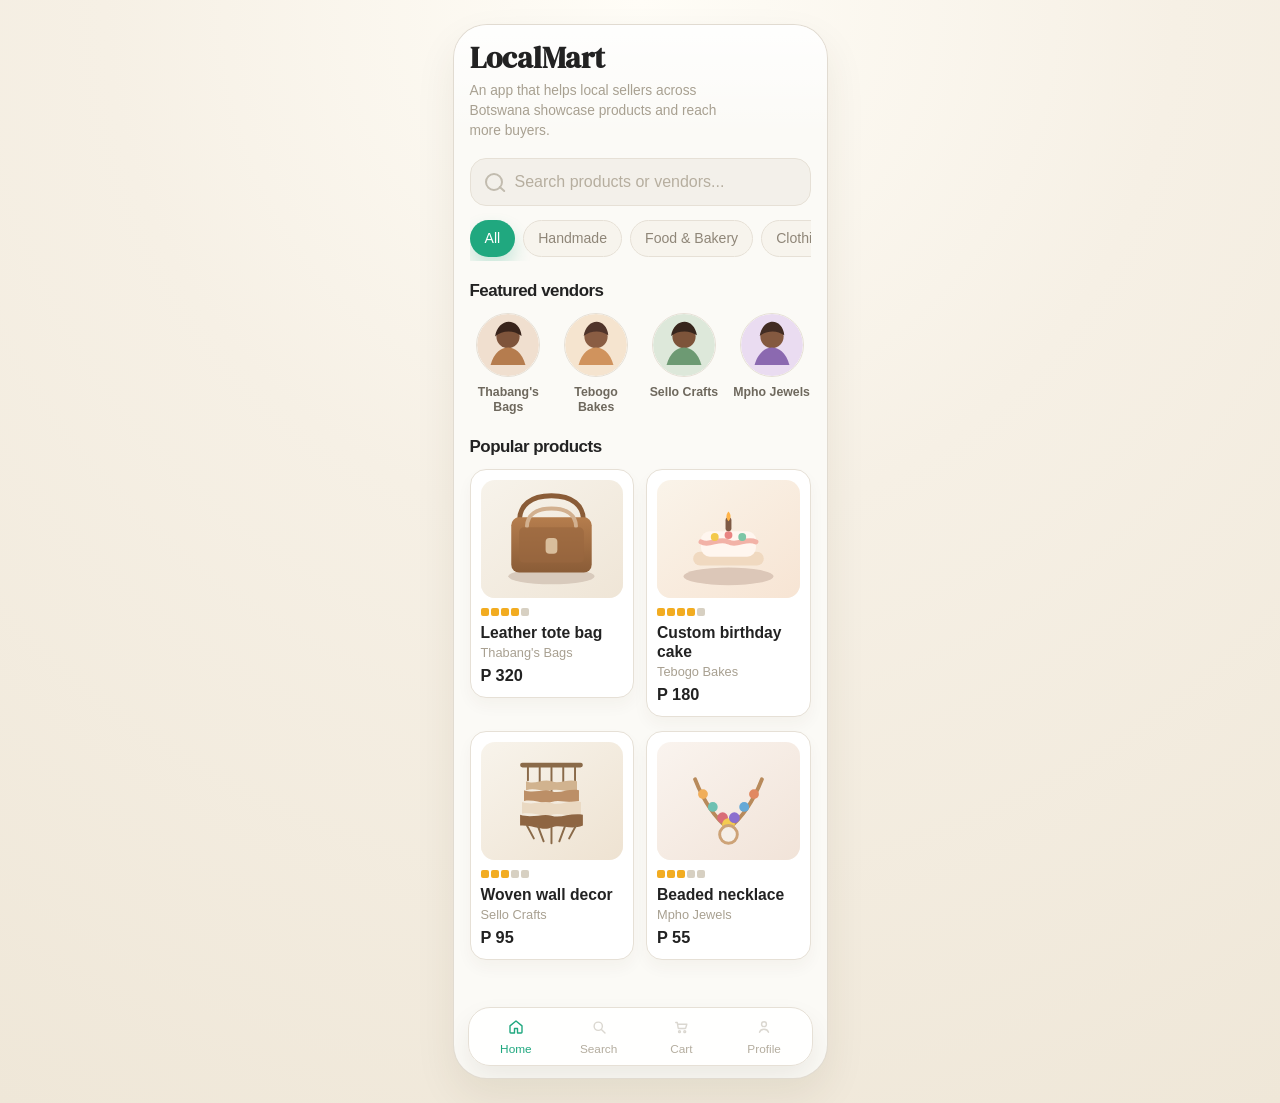
<file: index.html>
<!DOCTYPE html>
<html lang="en">
<head>
  <meta charset="utf-8">
  <meta http-equiv="refresh" content="0; url=src/pages/home/index.html">
  <title>LocalMart</title>
</head>
<body>
  <p>Redirecting to <a href="src/pages/home/index.html">LocalMart</a>...</p>
</body>
</html>
</file>
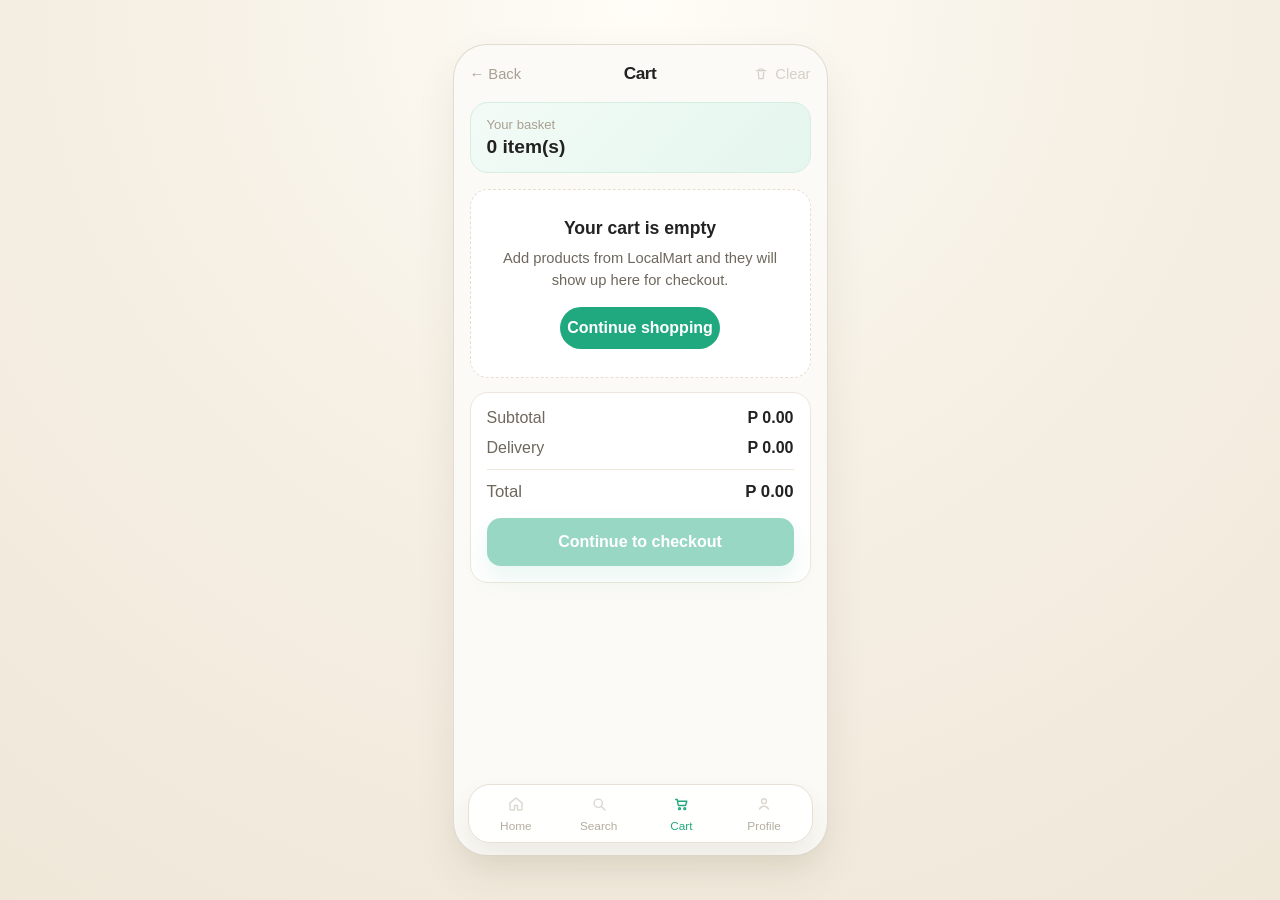
<file: src/pages/cart/index.html>
<!DOCTYPE html>
<html lang="en">
<head>
  <meta charset="UTF-8">
  <meta name="viewport" content="width=device-width, initial-scale=1.0">
  <title>LocalMart - Cart</title>
  <link rel="stylesheet" href="../../styles/base/reset.css">
  <link rel="stylesheet" href="../../styles/base/theme.css">
  <link rel="stylesheet" href="../../styles/pages/cart.css">
</head>
<body>
  <main class="app-shell">
    <section class="phone-screen">
      <header class="topbar">
        <a class="back-link" href="../home/index.html">&larr; Back</a>
        <h1>Cart</h1>
        <button class="text-button" id="clearCartButton" type="button">
          <svg class="button-icon" viewBox="0 0 24 24" aria-hidden="true">
            <path d="M5 7H19"></path>
            <path d="M9 7V5.5C9 4.95 9.45 4.5 10 4.5H14C14.55 4.5 15 4.95 15 5.5V7"></path>
            <path d="M8 9.5L8.6 18.2C8.64 18.7 9.05 19.08 9.55 19.08H14.45C14.95 19.08 15.36 18.7 15.4 18.2L16 9.5"></path>
          </svg>
          <span>Clear</span>
        </button>
      </header>

      <section class="cart-summary-strip">
        <p class="summary-label">Your basket</p>
        <p class="summary-count"><span id="itemCount">0</span> item(s)</p>
      </section>

      <section class="cart-content">
        <div class="cart-list" id="cartList" aria-live="polite"></div>

        <aside class="order-summary" id="orderSummary">
          <div class="summary-row">
            <span>Subtotal</span>
            <strong id="subtotalValue">P 0.00</strong>
          </div>
          <div class="summary-row">
            <span>Delivery</span>
            <strong id="deliveryValue">P 25.00</strong>
          </div>
          <div class="summary-row total-row">
            <span>Total</span>
            <strong id="totalValue">P 25.00</strong>
          </div>
          <button class="primary-button" id="checkoutButton" type="button">Continue to checkout</button>
        </aside>
      </section>

      <nav class="bottom-nav" aria-label="Primary">
        <a class="nav-item" href="../home/index.html">
          <svg class="nav-icon" viewBox="0 0 24 24" aria-hidden="true">
            <path d="M4 10.5L12 4L20 10.5V19C20 19.55 19.55 20 19 20H14V14H10V20H5C4.45 20 4 19.55 4 19V10.5Z"></path>
          </svg>
          <span>Home</span>
        </a>
        <a class="nav-item" href="../home/index.html?focusSearch=1">
          <svg class="nav-icon" viewBox="0 0 24 24" aria-hidden="true">
            <circle cx="11" cy="11" r="5.5"></circle>
            <path d="M15.2 15.2L20 20"></path>
          </svg>
          <span>Search</span>
        </a>
        <a class="nav-item is-active" href="../cart/index.html" aria-current="page">
          <svg class="nav-icon" viewBox="0 0 24 24" aria-hidden="true">
            <path d="M5 6H7L8.2 13.2C8.28 13.68 8.7 14.03 9.19 14.03H17.3C17.76 14.03 18.17 13.72 18.29 13.28L19.75 8.25H8"></path>
            <circle cx="10" cy="18.25" r="1.25"></circle>
            <circle cx="17" cy="18.25" r="1.25"></circle>
          </svg>
          <span>Cart</span>
        </a>
        <a class="nav-item" href="../profile/index.html">
          <svg class="nav-icon" viewBox="0 0 24 24" aria-hidden="true">
            <circle cx="12" cy="8.25" r="3.25"></circle>
            <path d="M6 19C6.85 16.4 9.03 15 12 15C14.97 15 17.15 16.4 18 19"></path>
          </svg>
          <span>Profile</span>
        </a>
      </nav>
    </section>
  </main>

  <script src="../../scripts/core/catalog.js"></script>
  <script src="../../scripts/core/cart.js"></script>
  <script src="../../scripts/modules/cart/index.js"></script>
</body>
</html>
</file>
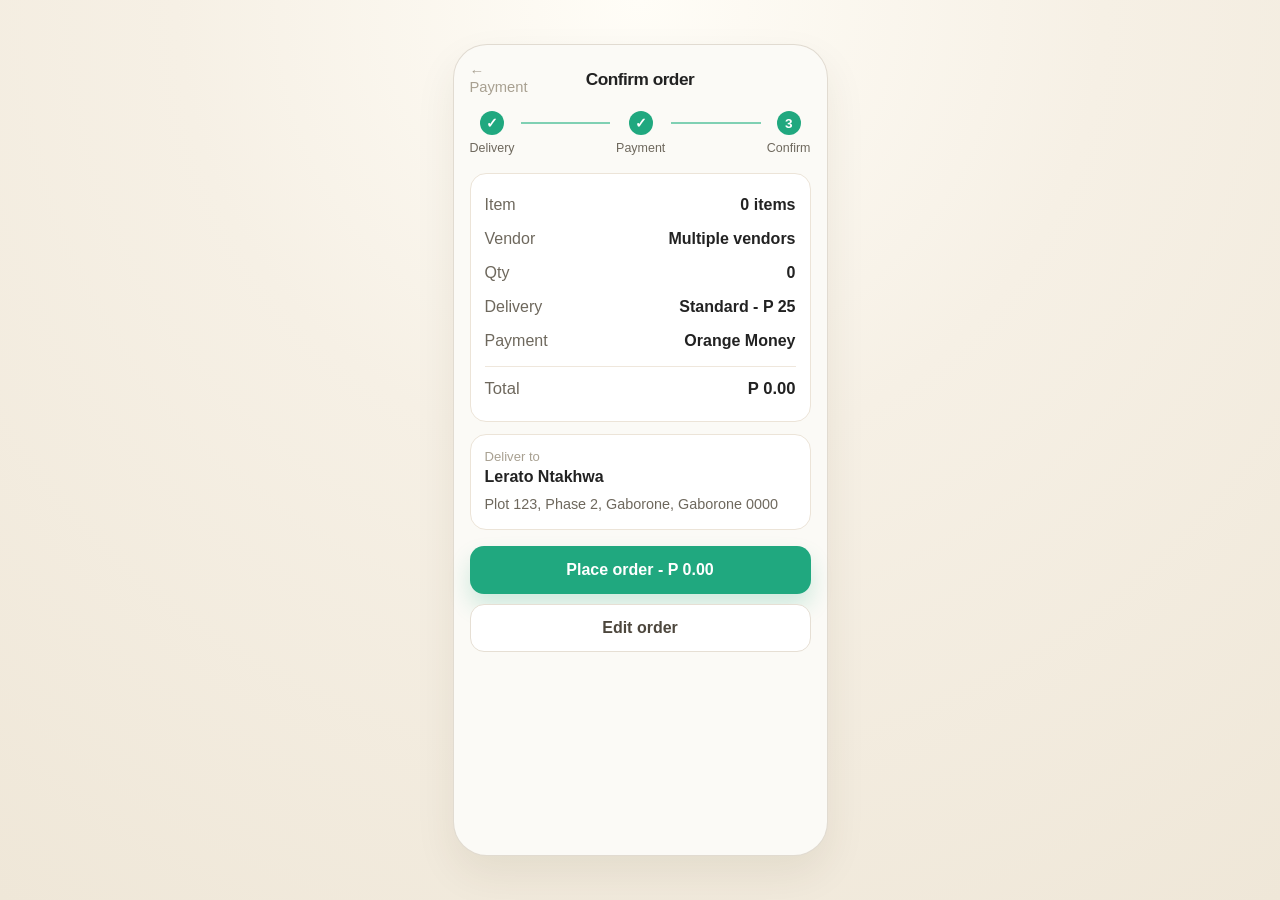
<file: src/pages/checkout-confirm/index.html>
<!DOCTYPE html>
<html lang="en">
<head>
  <meta charset="UTF-8">
  <meta name="viewport" content="width=device-width, initial-scale=1.0">
  <title>LocalMart - Confirm Order</title>
  <link rel="stylesheet" href="../../styles/base/reset.css">
  <link rel="stylesheet" href="../../styles/base/theme.css">
  <link rel="stylesheet" href="../../styles/pages/checkout-confirm.css">
</head>
<body>
  <main class="app-shell">
    <section class="phone-screen">
      <header class="topbar">
        <a class="back-link" href="../checkout-payment/index.html">&larr; Payment</a>
        <h1>Confirm order</h1>
        <span class="topbar-spacer" aria-hidden="true"></span>
      </header>

      <section class="stepper" aria-label="Checkout progress">
        <div class="step is-complete">
          <span class="step-number">&#10003;</span>
          <span class="step-label">Delivery</span>
        </div>
        <span class="step-line is-complete"></span>
        <div class="step is-complete">
          <span class="step-number">&#10003;</span>
          <span class="step-label">Payment</span>
        </div>
        <span class="step-line is-complete"></span>
        <div class="step is-active">
          <span class="step-number">3</span>
          <span class="step-label">Confirm</span>
        </div>
      </section>

      <section class="details-card">
        <div class="detail-row">
          <span>Item</span>
          <strong id="confirmItem">-</strong>
        </div>
        <div class="detail-row">
          <span>Vendor</span>
          <strong id="confirmVendor">-</strong>
        </div>
        <div class="detail-row">
          <span>Qty</span>
          <strong id="confirmQty">0</strong>
        </div>
        <div class="detail-row">
          <span>Delivery</span>
          <strong id="confirmDelivery">-</strong>
        </div>
        <div class="detail-row">
          <span>Payment</span>
          <strong id="confirmPayment">-</strong>
        </div>
        <div class="detail-row total-row">
          <span>Total</span>
          <strong id="confirmTotal">P 0.00</strong>
        </div>
      </section>

      <section class="address-card">
        <div>
          <p class="address-label">Deliver to</p>
          <strong id="deliverToName">-</strong>
        </div>
        <p class="address-text" id="deliverToAddress">-</p>
      </section>

      <section class="actions">
        <button class="primary-button" id="placeOrderButton" type="button">Place order - P 0.00</button>
        <a class="secondary-button" href="../checkout-delivery/index.html">Edit order</a>
      </section>
    </section>
  </main>

  <script src="../../scripts/core/catalog.js"></script>
  <script src="../../scripts/core/cart.js"></script>
  <script src="../../scripts/core/checkout.js"></script>
  <script src="../../scripts/modules/checkout/confirm.js"></script>
</body>
</html>
</file>
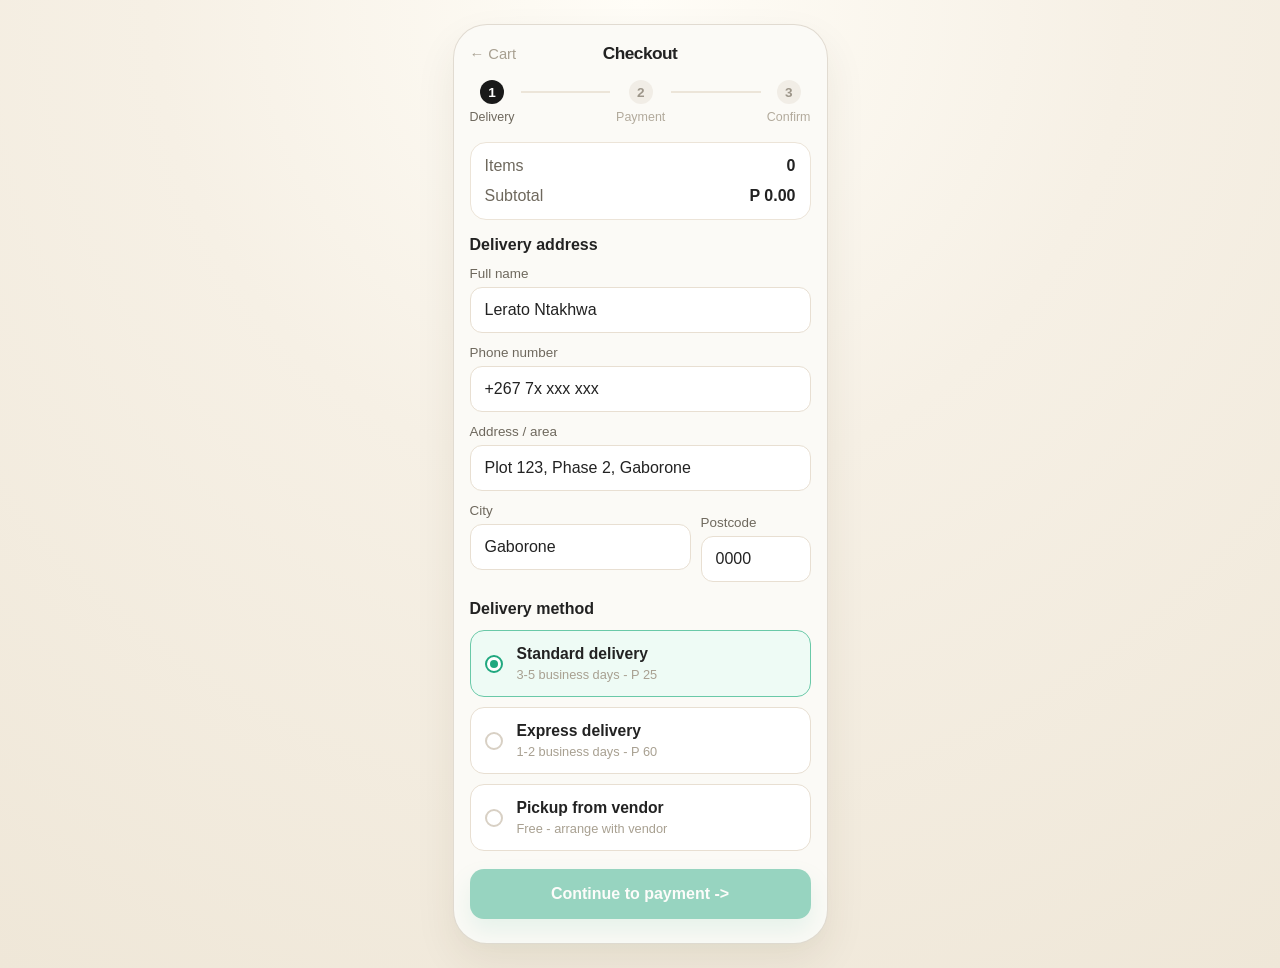
<file: src/pages/checkout-delivery/index.html>
<!DOCTYPE html>
<html lang="en">
<head>
  <meta charset="UTF-8">
  <meta name="viewport" content="width=device-width, initial-scale=1.0">
  <title>LocalMart - Checkout Delivery</title>
  <link rel="stylesheet" href="../../styles/base/reset.css">
  <link rel="stylesheet" href="../../styles/base/theme.css">
  <link rel="stylesheet" href="../../styles/pages/checkout-delivery.css">
</head>
<body>
  <main class="app-shell">
    <section class="phone-screen">
      <header class="topbar">
        <a class="back-link" href="../cart/index.html">&larr; Cart</a>
        <h1>Checkout</h1>
        <span class="topbar-spacer" aria-hidden="true"></span>
      </header>

      <section class="stepper" aria-label="Checkout progress">
        <div class="step is-active">
          <span class="step-number">1</span>
          <span class="step-label">Delivery</span>
        </div>
        <span class="step-line"></span>
        <div class="step">
          <span class="step-number">2</span>
          <span class="step-label">Payment</span>
        </div>
        <span class="step-line"></span>
        <div class="step">
          <span class="step-number">3</span>
          <span class="step-label">Confirm</span>
        </div>
      </section>

      <section class="summary-card">
        <div class="summary-row">
          <span>Items</span>
          <strong id="summaryItems">0</strong>
        </div>
        <div class="summary-row">
          <span>Subtotal</span>
          <strong id="summarySubtotal">P 0.00</strong>
        </div>
      </section>

      <form class="checkout-form" id="deliveryForm">
        <section class="content-section">
          <h2>Delivery address</h2>

          <label class="field">
            <span>Full name</span>
            <input id="fullName" name="fullName" type="text" autocomplete="name" required>
          </label>

          <label class="field">
            <span>Phone number</span>
            <input id="phone" name="phone" type="tel" autocomplete="tel" required>
          </label>

          <label class="field">
            <span>Address / area</span>
            <input id="address" name="address" type="text" autocomplete="street-address" required>
          </label>

          <div class="field-row">
            <label class="field">
              <span>City</span>
              <input id="city" name="city" type="text" autocomplete="address-level2" required>
            </label>

            <label class="field">
              <span>Postcode</span>
              <input id="postcode" name="postcode" type="text" autocomplete="postal-code" required>
            </label>
          </div>
        </section>

        <section class="content-section">
          <h2>Delivery method</h2>

          <label class="method-card is-selected">
            <input type="radio" name="deliveryMethod" value="standard" checked>
            <span class="method-radio"></span>
            <span class="method-copy">
              <strong>Standard delivery</strong>
              <small>3-5 business days - P 25</small>
            </span>
          </label>

          <label class="method-card">
            <input type="radio" name="deliveryMethod" value="express">
            <span class="method-radio"></span>
            <span class="method-copy">
              <strong>Express delivery</strong>
              <small>1-2 business days - P 60</small>
            </span>
          </label>

          <label class="method-card">
            <input type="radio" name="deliveryMethod" value="pickup">
            <span class="method-radio"></span>
            <span class="method-copy">
              <strong>Pickup from vendor</strong>
              <small>Free - arrange with vendor</small>
            </span>
          </label>
        </section>

        <button class="primary-button" id="continueButton" type="submit">Continue to payment -></button>
      </form>
    </section>
  </main>

  <div class="toast" id="deliveryToast" role="status" aria-live="polite">Delivery details saved</div>

  <script src="../../scripts/core/catalog.js"></script>
  <script src="../../scripts/core/cart.js"></script>
  <script src="../../scripts/core/checkout.js"></script>
  <script src="../../scripts/modules/checkout/delivery.js"></script>
</body>
</html>
</file>
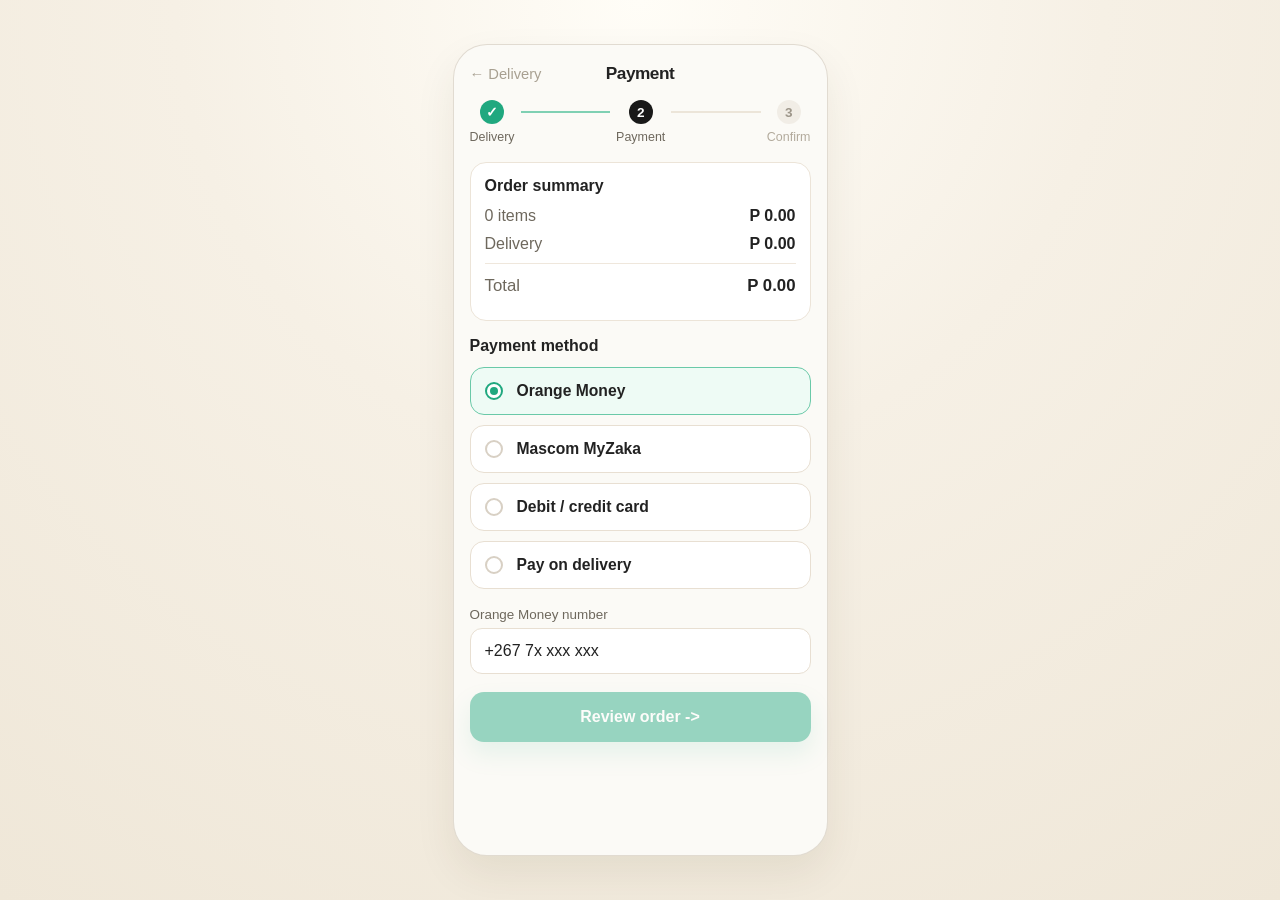
<file: src/pages/checkout-payment/index.html>
<!DOCTYPE html>
<html lang="en">
<head>
  <meta charset="UTF-8">
  <meta name="viewport" content="width=device-width, initial-scale=1.0">
  <title>LocalMart - Checkout Payment</title>
  <link rel="stylesheet" href="../../styles/base/reset.css">
  <link rel="stylesheet" href="../../styles/base/theme.css">
  <link rel="stylesheet" href="../../styles/pages/checkout-payment.css">
</head>
<body>
  <main class="app-shell">
    <section class="phone-screen">
      <header class="topbar">
        <a class="back-link" href="../checkout-delivery/index.html">&larr; Delivery</a>
        <h1>Payment</h1>
        <span class="topbar-spacer" aria-hidden="true"></span>
      </header>

      <section class="stepper" aria-label="Checkout progress">
        <div class="step is-complete">
          <span class="step-number">&#10003;</span>
          <span class="step-label">Delivery</span>
        </div>
        <span class="step-line is-complete"></span>
        <div class="step is-active">
          <span class="step-number">2</span>
          <span class="step-label">Payment</span>
        </div>
        <span class="step-line"></span>
        <div class="step">
          <span class="step-number">3</span>
          <span class="step-label">Confirm</span>
        </div>
      </section>

      <section class="summary-card">
        <h2>Order summary</h2>
        <div class="summary-row">
          <span id="summaryProductLabel">Items</span>
          <strong id="summaryProductTotal">P 0.00</strong>
        </div>
        <div class="summary-row">
          <span>Delivery</span>
          <strong id="summaryDeliveryFee">P 0.00</strong>
        </div>
        <div class="summary-row total-row">
          <span>Total</span>
          <strong id="summaryGrandTotal">P 0.00</strong>
        </div>
      </section>

      <form class="payment-form" id="paymentForm">
        <section class="content-section">
          <h2>Payment method</h2>

          <label class="method-card is-selected">
            <input type="radio" name="paymentMethod" value="orange-money" checked>
            <span class="method-radio"></span>
            <span class="method-copy">
              <strong>Orange Money</strong>
            </span>
          </label>

          <label class="method-card">
            <input type="radio" name="paymentMethod" value="mascom-myzaka">
            <span class="method-radio"></span>
            <span class="method-copy">
              <strong>Mascom MyZaka</strong>
            </span>
          </label>

          <label class="method-card">
            <input type="radio" name="paymentMethod" value="card">
            <span class="method-radio"></span>
            <span class="method-copy">
              <strong>Debit / credit card</strong>
            </span>
          </label>

          <label class="method-card">
            <input type="radio" name="paymentMethod" value="pay-on-delivery">
            <span class="method-radio"></span>
            <span class="method-copy">
              <strong>Pay on delivery</strong>
            </span>
          </label>
        </section>

        <section class="content-section">
          <label class="field" for="orangeMoneyNumber">
            <span id="paymentNumberLabel">Orange Money number</span>
            <input id="orangeMoneyNumber" name="orangeMoneyNumber" type="tel" autocomplete="tel">
          </label>
        </section>

        <button class="primary-button" id="reviewOrderButton" type="submit">Review order -></button>
      </form>
    </section>
  </main>

  <div class="toast" id="paymentToast" role="status" aria-live="polite">Payment details saved</div>

  <script src="../../scripts/core/catalog.js"></script>
  <script src="../../scripts/core/cart.js"></script>
  <script src="../../scripts/core/checkout.js"></script>
  <script src="../../scripts/modules/checkout/payment.js"></script>
</body>
</html>
</file>
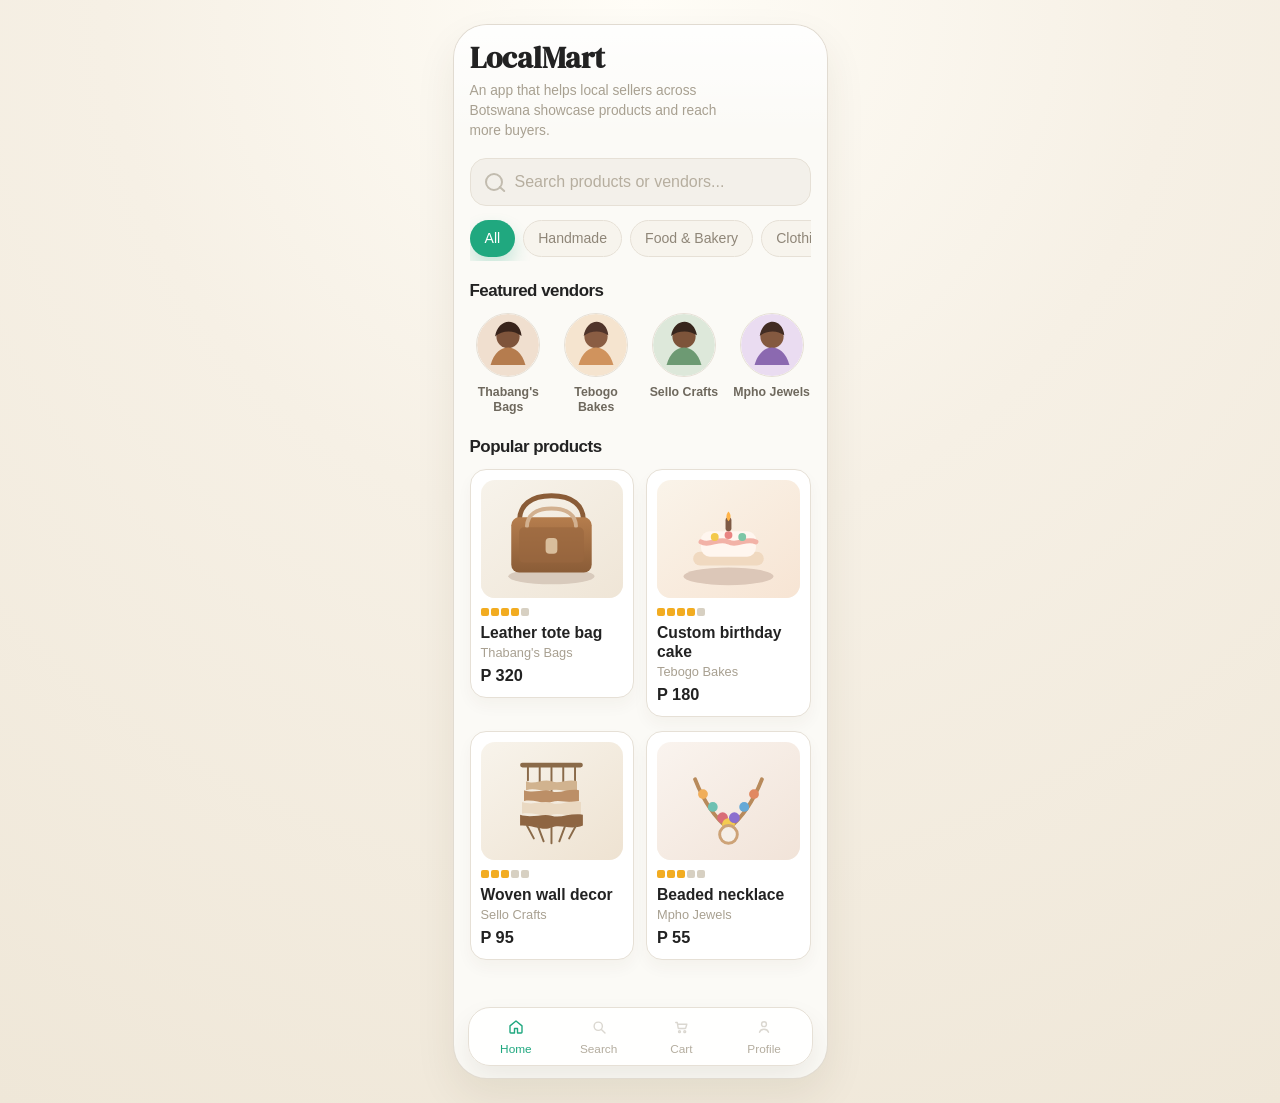
<file: src/pages/home/index.html>
<!DOCTYPE html>
<html lang="en">
<head>
  <meta charset="UTF-8">
  <meta name="viewport" content="width=device-width, initial-scale=1.0">
  <title>LocalMart</title>
  <link rel="preconnect" href="https://fonts.googleapis.com">
  <link rel="preconnect" href="https://fonts.gstatic.com" crossorigin>
  <link href="https://fonts.googleapis.com/css2?family=DM+Serif+Display:ital@0;1&display=swap" rel="stylesheet">
  <link rel="stylesheet" href="../../styles/base/reset.css">
  <link rel="stylesheet" href="../../styles/base/theme.css">
  <link rel="stylesheet" href="../../styles/pages/home.css">
</head>
<body>
  <main class="app-shell">
    <section class="phone-screen">
      <header class="topbar">
        <div>
          <h1>LocalMart</h1>
          <p class="location">An app that helps local sellers across Botswana showcase products and reach more buyers.</p>
        </div>
      </header>

      <section class="search-panel" id="searchPanel" aria-label="Search and filters">
        <label class="search-box" for="searchInput">
          <span class="search-icon" aria-hidden="true"></span>
          <input id="searchInput" type="search" placeholder="Search products or vendors..." autocomplete="off">
          <button class="clear-search-button" id="clearSearchButton" type="button" aria-label="Clear search">Clear</button>
        </label>

        <div class="chip-row" id="categoryFilters" role="tablist" aria-label="Browse categories">
          <button class="chip is-active" type="button" data-category="all">All</button>
          <button class="chip" type="button" data-category="handmade">Handmade</button>
          <button class="chip" type="button" data-category="food-bakery">Food &amp; Bakery</button>
          <button class="chip" type="button" data-category="clothing">Clothing</button>
          <button class="chip" type="button" data-category="accessories">Accessories</button>
          <button class="chip" type="button" data-category="decor">Decor</button>
          <button class="chip" type="button" data-category="gifts">Gifts</button>
        </div>
      </section>

      <section class="content-section">
        <div class="section-header">
          <h2>Featured vendors</h2>
        </div>
        <div class="vendors-row" id="featuredVendors" aria-live="polite"></div>
      </section>

      <section class="content-section products-section">
        <div class="section-header">
          <h2>Popular products</h2>
        </div>
        <div class="product-grid" id="popularProducts" aria-live="polite"></div>
      </section>

      <nav class="bottom-nav" aria-label="Primary">
        <a class="nav-item is-active" href="#" aria-current="page">
          <svg class="nav-icon" viewBox="0 0 24 24" aria-hidden="true">
            <path d="M4 10.5L12 4L20 10.5V19C20 19.55 19.55 20 19 20H14V14H10V20H5C4.45 20 4 19.55 4 19V10.5Z"></path>
          </svg>
          <span>Home</span>
        </a>
        <a class="nav-item" href="#" id="searchNavLink">
          <svg class="nav-icon" viewBox="0 0 24 24" aria-hidden="true">
            <circle cx="11" cy="11" r="5.5"></circle>
            <path d="M15.2 15.2L20 20"></path>
          </svg>
          <span>Search</span>
        </a>
        <a class="nav-item" href="../cart/index.html">
          <svg class="nav-icon" viewBox="0 0 24 24" aria-hidden="true">
            <path d="M5 6H7L8.2 13.2C8.28 13.68 8.7 14.03 9.19 14.03H17.3C17.76 14.03 18.17 13.72 18.29 13.28L19.75 8.25H8"></path>
            <circle cx="10" cy="18.25" r="1.25"></circle>
            <circle cx="17" cy="18.25" r="1.25"></circle>
          </svg>
          <span>Cart</span>
        </a>
        <a class="nav-item" href="../profile/index.html">
          <svg class="nav-icon" viewBox="0 0 24 24" aria-hidden="true">
            <circle cx="12" cy="8.25" r="3.25"></circle>
            <path d="M6 19C6.85 16.4 9.03 15 12 15C14.97 15 17.15 16.4 18 19"></path>
          </svg>
          <span>Profile</span>
        </a>
      </nav>
    </section>
  </main>

  <script src="../../scripts/core/catalog.js"></script>
  <script src="../../scripts/modules/catalog/home.js"></script>
</body>
</html>
</file>
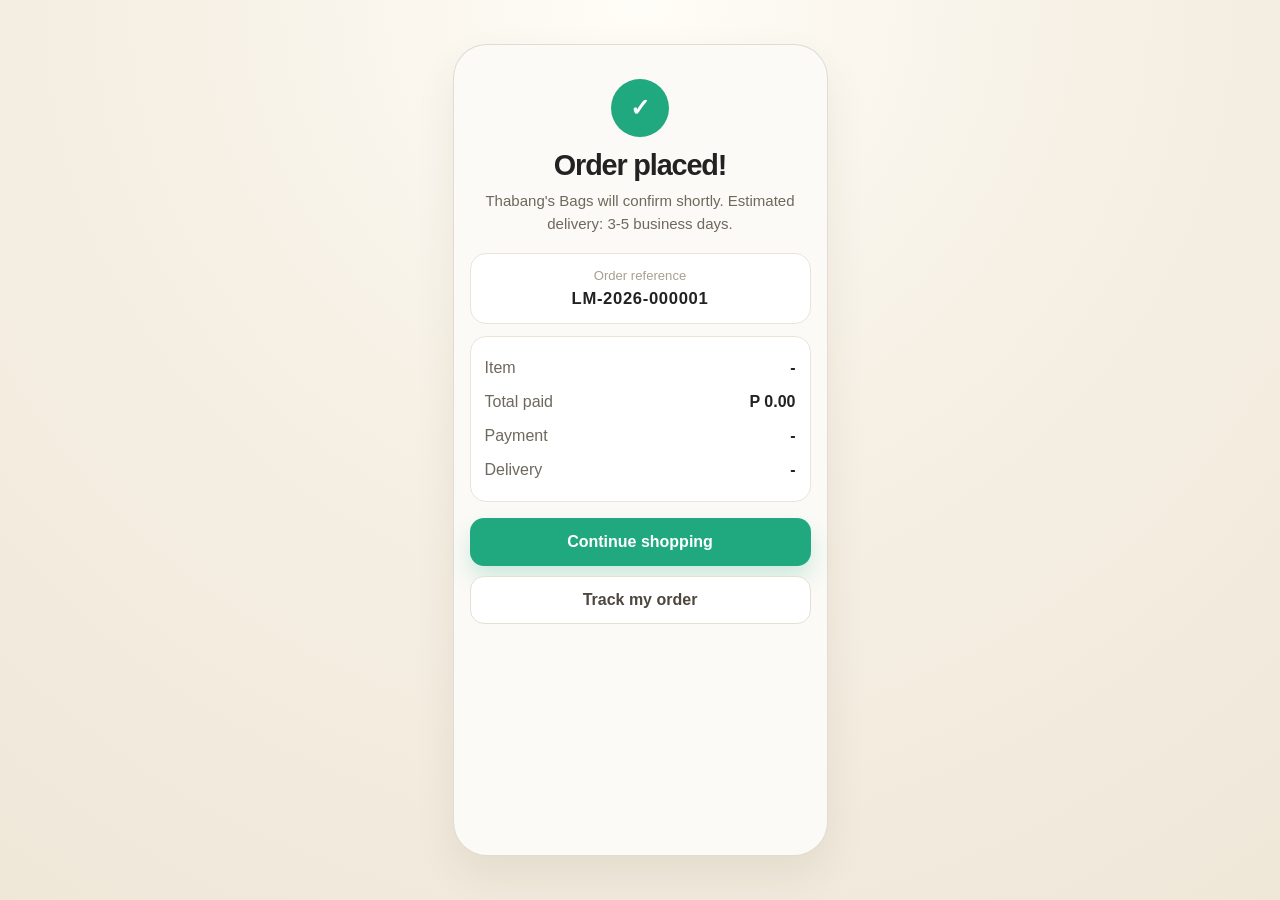
<file: src/pages/order-success/index.html>
<!DOCTYPE html>
<html lang="en">
<head>
  <meta charset="UTF-8">
  <meta name="viewport" content="width=device-width, initial-scale=1.0">
  <title>LocalMart - Order Placed</title>
  <link rel="stylesheet" href="../../styles/base/reset.css">
  <link rel="stylesheet" href="../../styles/base/theme.css">
  <link rel="stylesheet" href="../../styles/pages/order-success.css">
</head>
<body>
  <main class="app-shell">
    <section class="phone-screen">
      <section class="success-hero">
        <div class="success-icon">&#10003;</div>
        <h1>Order placed!</h1>
        <p class="success-copy">Thabang's Bags will confirm shortly. Estimated delivery: <span id="estimatedDelivery">3-5 business days</span>.</p>
      </section>

      <section class="reference-card">
        <p class="reference-label">Order reference</p>
        <strong id="orderReference">LM-2026-000001</strong>
      </section>

      <section class="details-card">
        <div class="detail-row">
          <span>Item</span>
          <strong id="successItem">-</strong>
        </div>
        <div class="detail-row">
          <span>Total paid</span>
          <strong id="successTotal">P 0.00</strong>
        </div>
        <div class="detail-row">
          <span>Payment</span>
          <strong id="successPayment">-</strong>
        </div>
        <div class="detail-row">
          <span>Delivery</span>
          <strong id="successDelivery">-</strong>
        </div>
      </section>

      <section class="actions">
        <a class="primary-button" href="../home/index.html">Continue shopping</a>
        <a class="secondary-button" href="../cart/index.html">Track my order</a>
      </section>
    </section>
  </main>

  <script src="../../scripts/core/checkout.js"></script>
  <script src="../../scripts/modules/checkout/success.js"></script>
</body>
</html>
</file>
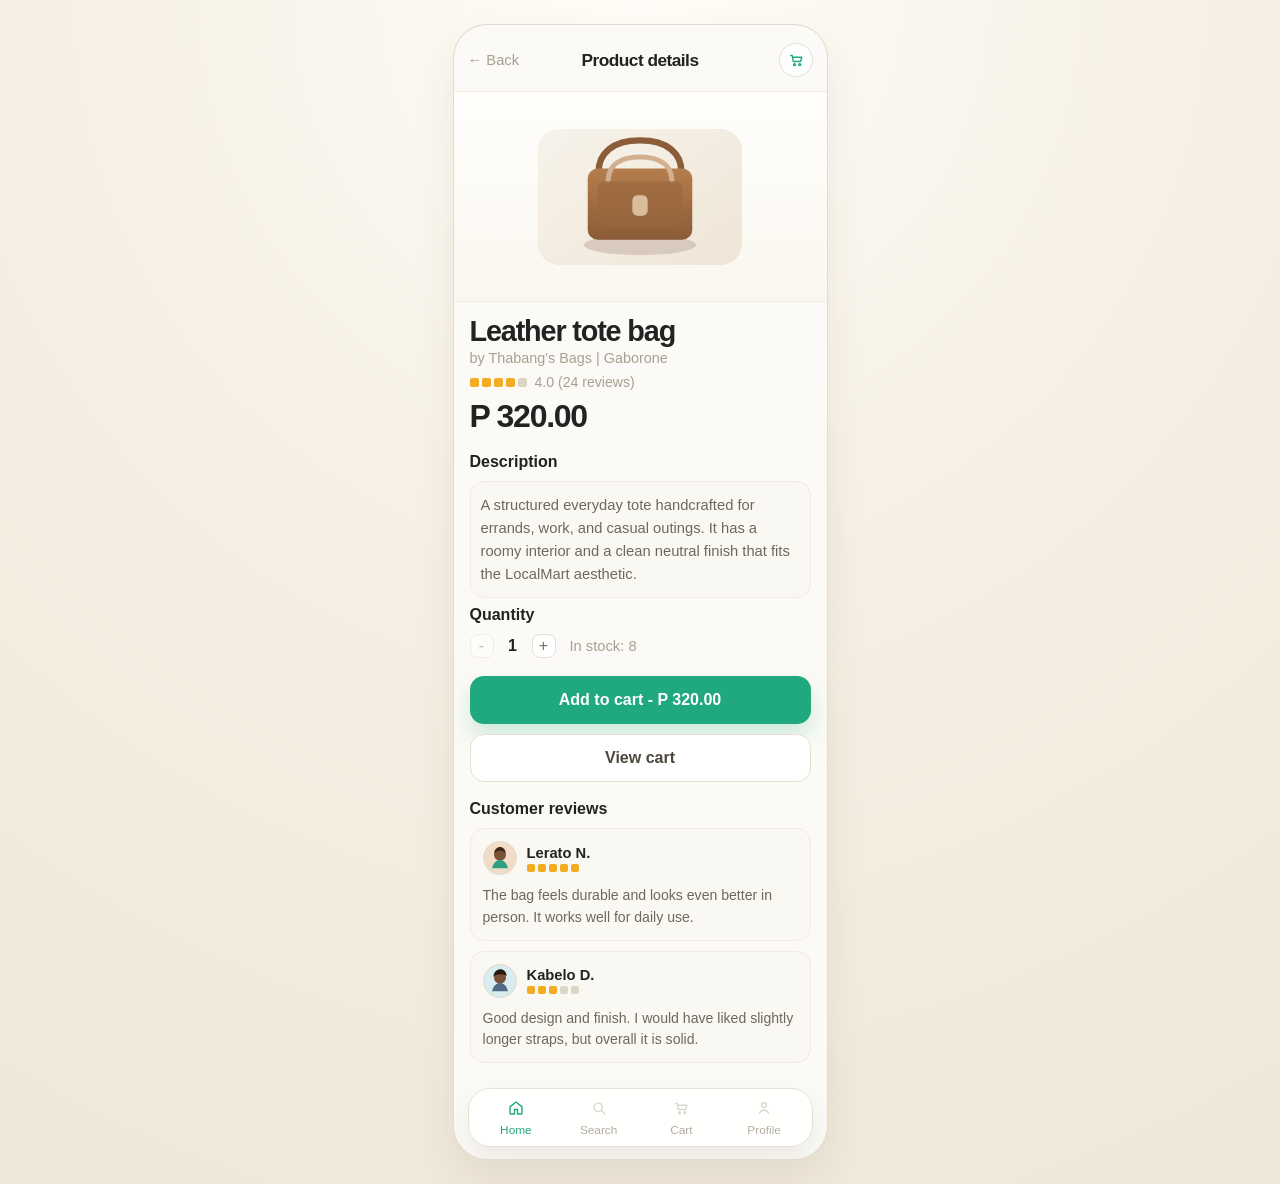
<file: src/pages/product-details/index.html>
<!DOCTYPE html>
<html lang="en">
<head>
  <meta charset="UTF-8">
  <meta name="viewport" content="width=device-width, initial-scale=1.0">
  <title>LocalMart - Product Details</title>
  <link rel="stylesheet" href="../../styles/base/reset.css">
  <link rel="stylesheet" href="../../styles/base/theme.css">
  <link rel="stylesheet" href="../../styles/pages/product-details.css">
</head>
<body>
  <main class="app-shell">
    <section class="phone-screen">
      <header class="topbar">
        <a class="back-link" href="../home/index.html">&larr; Back</a>
        <h1>Product details</h1>
        <a class="cart-link" href="../cart/index.html" aria-label="Open cart">
          <svg class="cart-icon" viewBox="0 0 24 24" aria-hidden="true">
            <path d="M5 6H7L8.2 13.2C8.28 13.68 8.7 14.03 9.19 14.03H17.3C17.76 14.03 18.17 13.72 18.29 13.28L19.75 8.25H8"></path>
            <circle cx="10" cy="18.25" r="1.25"></circle>
            <circle cx="17" cy="18.25" r="1.25"></circle>
          </svg>
        </a>
      </header>

      <section class="product-hero" aria-label="Product image">
        <div class="product-image-frame">
          <img class="product-image" id="productHeroImage" src="../../assets/images/products/leather-tote-bag.svg" alt="Leather tote bag">
        </div>
      </section>

      <section class="product-summary">
        <h2 id="productName">Leather tote bag</h2>
        <p class="meta-line" id="productMeta">by Thabang's Bags | Gaborone</p>

        <div class="rating-row" id="productRatingRow" aria-label="4 out of 5 with 24 reviews">
          <div class="rating" id="productRating"></div>
          <p id="productReviewSummary">4.0 (24 reviews)</p>
        </div>

        <p class="price" id="productPrice">P 320.00</p>
      </section>

      <section class="content-section">
        <h3>Description</h3>
        <div class="description-card">
          <p class="product-description" id="productDescription"></p>
        </div>
      </section>

      <section class="content-section">
        <h3>Quantity</h3>
        <div class="quantity-row">
          <div class="quantity-control" aria-label="Quantity selector">
            <button id="decreaseQty" type="button" aria-label="Decrease quantity">-</button>
            <span id="quantityValue">1</span>
            <button id="increaseQty" type="button" aria-label="Increase quantity">+</button>
          </div>
          <p class="stock-text" id="stockText">In stock: 8</p>
        </div>
      </section>

      <section class="actions">
        <button class="primary-button" id="addToCartButton" type="button">Add to cart - P 320.00</button>
        <a class="secondary-button" href="../cart/index.html">View cart</a>
      </section>

      <section class="content-section reviews-section">
        <h3>Customer reviews</h3>
        <div id="reviewsList"></div>
      </section>

      <nav class="bottom-nav" aria-label="Primary">
        <a class="nav-item is-active" href="../home/index.html">
          <svg class="nav-icon" viewBox="0 0 24 24" aria-hidden="true">
            <path d="M4 10.5L12 4L20 10.5V19C20 19.55 19.55 20 19 20H14V14H10V20H5C4.45 20 4 19.55 4 19V10.5Z"></path>
          </svg>
          <span>Home</span>
        </a>
        <a class="nav-item" href="../home/index.html?focusSearch=1">
          <svg class="nav-icon" viewBox="0 0 24 24" aria-hidden="true">
            <circle cx="11" cy="11" r="5.5"></circle>
            <path d="M15.2 15.2L20 20"></path>
          </svg>
          <span>Search</span>
        </a>
        <a class="nav-item" href="../cart/index.html">
          <svg class="nav-icon" viewBox="0 0 24 24" aria-hidden="true">
            <path d="M5 6H7L8.2 13.2C8.28 13.68 8.7 14.03 9.19 14.03H17.3C17.76 14.03 18.17 13.72 18.29 13.28L19.75 8.25H8"></path>
            <circle cx="10" cy="18.25" r="1.25"></circle>
            <circle cx="17" cy="18.25" r="1.25"></circle>
          </svg>
          <span>Cart</span>
        </a>
        <a class="nav-item" href="../profile/index.html">
          <svg class="nav-icon" viewBox="0 0 24 24" aria-hidden="true">
            <circle cx="12" cy="8.25" r="3.25"></circle>
            <path d="M6 19C6.85 16.4 9.03 15 12 15C14.97 15 17.15 16.4 18 19"></path>
          </svg>
          <span>Profile</span>
        </a>
      </nav>
    </section>
  </main>

  <div class="toast" id="cartToast" role="status" aria-live="polite">Successfully added to cart</div>

  <script src="../../scripts/core/catalog.js"></script>
  <script src="../../scripts/core/cart.js"></script>
  <script src="../../scripts/modules/product-details/details.js"></script>
</body>
</html>
</file>
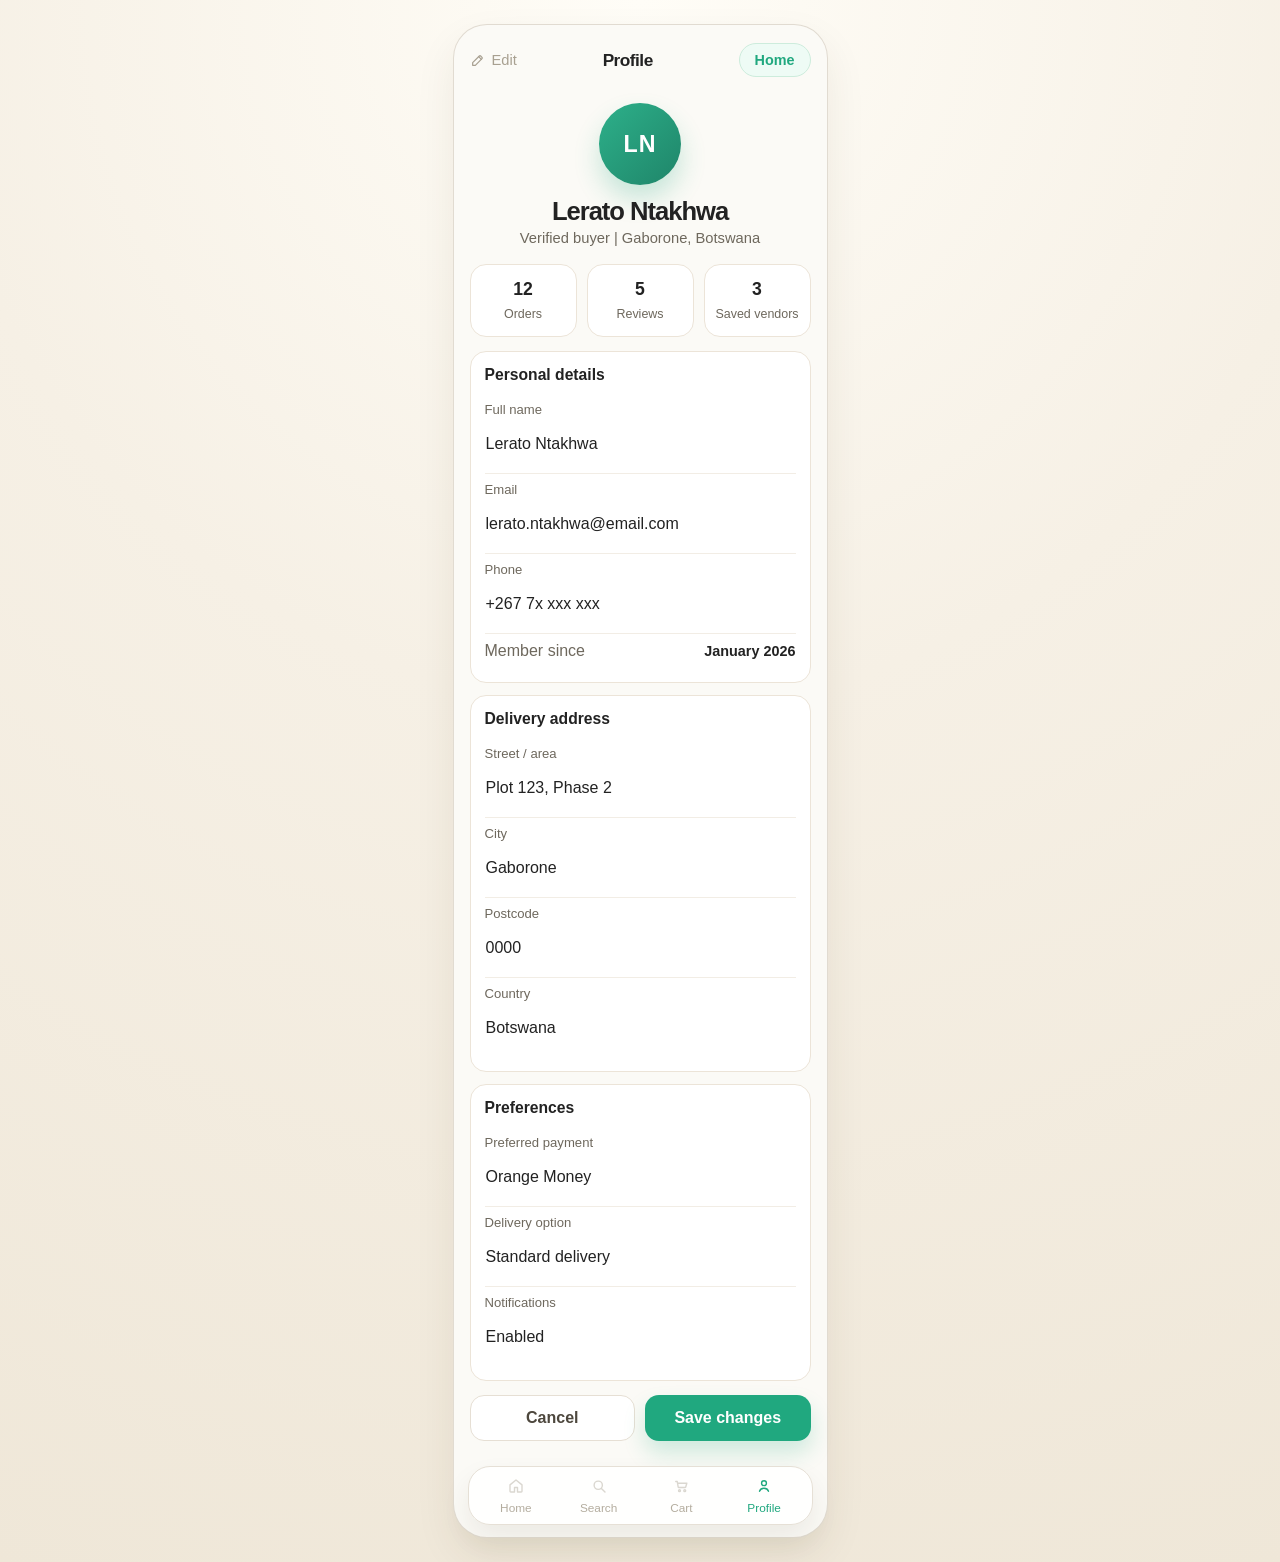
<file: src/pages/profile/index.html>
<!DOCTYPE html>
<html lang="en">
<head>
  <meta charset="UTF-8">
  <meta name="viewport" content="width=device-width, initial-scale=1.0">
  <title>LocalMart - Profile</title>
  <link rel="stylesheet" href="../../styles/base/reset.css">
  <link rel="stylesheet" href="../../styles/base/theme.css">
  <link rel="stylesheet" href="../../styles/pages/profile.css">
</head>
<body>
  <main class="app-shell">
    <section class="phone-screen">
      <header class="topbar">
        <button class="text-button" id="editProfileButton" type="button">
          <svg class="button-icon" viewBox="0 0 24 24" aria-hidden="true">
            <path d="M4 20H8L18 10C18.55 9.45 18.55 8.55 18 8L16 6C15.45 5.45 14.55 5.45 14 6L4 16V20Z"></path>
            <path d="M13 7L17 11"></path>
          </svg>
          <span>Edit</span>
        </button>
        <h1>Profile</h1>
        <a class="home-pill" href="../home/index.html">Home</a>
      </header>

      <section class="profile-hero">
        <div class="profile-avatar" aria-hidden="true">
          <span id="avatarInitials">LN</span>
        </div>
        <h2 id="profileName">Lerato Ntakhwa</h2>
        <p class="profile-subtitle" id="profileSubtitle">Verified buyer | Gaborone, Botswana</p>
      </section>

      <section class="stats-grid">
        <article class="stat-card">
          <strong>12</strong>
          <span>Orders</span>
        </article>
        <article class="stat-card">
          <strong>5</strong>
          <span>Reviews</span>
        </article>
        <article class="stat-card">
          <strong>3</strong>
          <span>Saved vendors</span>
        </article>
      </section>

      <form id="profileForm">
        <section class="info-card">
          <h3>Personal details</h3>
          <label class="editable-row">
            <span>Full name</span>
            <input id="fullName" name="fullName" type="text" value="Lerato Ntakhwa" disabled>
          </label>
          <label class="editable-row">
            <span>Email</span>
            <input id="email" name="email" type="email" value="lerato.ntakhwa@email.com" disabled>
          </label>
          <label class="editable-row">
            <span>Phone</span>
            <input id="phone" name="phone" type="tel" value="+267 7x xxx xxx" disabled>
          </label>
          <div class="info-row">
            <span>Member since</span>
            <strong>January 2026</strong>
          </div>
        </section>

        <section class="info-card">
          <h3>Delivery address</h3>
          <label class="editable-row">
            <span>Street / area</span>
            <input id="street" name="street" type="text" value="Plot 123, Phase 2" disabled>
          </label>
          <label class="editable-row">
            <span>City</span>
            <input id="city" name="city" type="text" value="Gaborone" disabled>
          </label>
          <label class="editable-row">
            <span>Postcode</span>
            <input id="postcode" name="postcode" type="text" value="0000" disabled>
          </label>
          <label class="editable-row">
            <span>Country</span>
            <input id="country" name="country" type="text" value="Botswana" disabled>
          </label>
        </section>

        <section class="info-card">
          <h3>Preferences</h3>
          <label class="editable-row">
            <span>Preferred payment</span>
            <input id="paymentPreference" name="paymentPreference" type="text" value="Orange Money" disabled>
          </label>
          <label class="editable-row">
            <span>Delivery option</span>
            <input id="deliveryPreference" name="deliveryPreference" type="text" value="Standard delivery" disabled>
          </label>
          <label class="editable-row">
            <span>Notifications</span>
            <input id="notifications" name="notifications" type="text" value="Enabled" disabled>
          </label>
        </section>

        <div class="form-actions" id="profileActions" hidden>
          <button class="secondary-button" id="cancelProfileButton" type="button">Cancel</button>
          <button class="primary-button" type="submit">Save changes</button>
        </div>
      </form>

      <nav class="bottom-nav" aria-label="Primary">
        <a class="nav-item" href="../home/index.html">
          <svg class="nav-icon" viewBox="0 0 24 24" aria-hidden="true">
            <path d="M4 10.5L12 4L20 10.5V19C20 19.55 19.55 20 19 20H14V14H10V20H5C4.45 20 4 19.55 4 19V10.5Z"></path>
          </svg>
          <span>Home</span>
        </a>
        <a class="nav-item" href="../home/index.html?focusSearch=1">
          <svg class="nav-icon" viewBox="0 0 24 24" aria-hidden="true">
            <circle cx="11" cy="11" r="5.5"></circle>
            <path d="M15.2 15.2L20 20"></path>
          </svg>
          <span>Search</span>
        </a>
        <a class="nav-item" href="../cart/index.html">
          <svg class="nav-icon" viewBox="0 0 24 24" aria-hidden="true">
            <path d="M5 6H7L8.2 13.2C8.28 13.68 8.7 14.03 9.19 14.03H17.3C17.76 14.03 18.17 13.72 18.29 13.28L19.75 8.25H8"></path>
            <circle cx="10" cy="18.25" r="1.25"></circle>
            <circle cx="17" cy="18.25" r="1.25"></circle>
          </svg>
          <span>Cart</span>
        </a>
        <a class="nav-item is-active" href="../profile/index.html" aria-current="page">
          <svg class="nav-icon" viewBox="0 0 24 24" aria-hidden="true">
            <circle cx="12" cy="8.25" r="3.25"></circle>
            <path d="M6 19C6.85 16.4 9.03 15 12 15C14.97 15 17.15 16.4 18 19"></path>
          </svg>
          <span>Profile</span>
        </a>
      </nav>
    </section>
  </main>

  <script src="../../scripts/modules/profile/index.js"></script>
</body>
</html>
</file>
<file: src/styles/base/theme.css>
:root {
  --bg-app: #f5f1e9;
  --bg-screen: #fbfaf6;
  --surface: #ffffff;
  --surface-soft: #f3f0ea;
  --surface-muted: #ece7de;
  --text-strong: #222222;
  --text-body: #6e685d;
  --text-soft: #a8a091;
  --line: #e6e0d6;
  --accent: #20a87f;
  --accent-soft: #dff5ee;
  --shadow: 0 18px 40px rgba(64, 46, 18, 0.08);
  --radius-screen: 34px;
  --radius-card: 18px;
  --radius-pill: 999px;
  --font-family: "Segoe UI", Tahoma, Geneva, Verdana, sans-serif;
}

body {
  background:
    radial-gradient(circle at top, #fffdf7 0%, #f6f0e5 42%, #efe7d8 100%);
  color: var(--text-strong);
  font-family: var(--font-family);
}
</file>
<file: src/styles/pages/cart.css>
body {
  display: grid;
  place-items: center;
  padding: 24px;
}

.app-shell {
  width: 100%;
  display: flex;
  justify-content: center;
}

.phone-screen {
  width: min(100%, 375px);
  min-height: 812px;
  background: var(--bg-screen);
  border: 1px solid rgba(219, 212, 201, 0.8);
  border-radius: var(--radius-screen);
  box-shadow: var(--shadow);
  padding: 18px 16px 96px;
  position: relative;
}

.topbar {
  display: grid;
  grid-template-columns: 72px 1fr 72px;
  align-items: center;
  margin-bottom: 18px;
}

.back-link,
.text-button {
  color: var(--text-soft);
  font-size: 0.92rem;
}

.text-button {
  display: inline-flex;
  align-items: center;
  gap: 6px;
  justify-self: end;
}

.button-icon {
  width: 16px;
  height: 16px;
  fill: none;
  stroke: currentColor;
  stroke-width: 1.85;
  stroke-linecap: round;
  stroke-linejoin: round;
}

.topbar h1 {
  text-align: center;
  font-size: 1.08rem;
  letter-spacing: -0.03em;
}

.cart-summary-strip {
  background: linear-gradient(135deg, #f3fbf7, #e4f6ee);
  border: 1px solid #d5eee2;
  border-radius: 18px;
  padding: 14px 16px;
  margin-bottom: 16px;
}

.summary-label {
  font-size: 0.82rem;
  color: var(--text-soft);
  margin-bottom: 4px;
}

.summary-count {
  font-size: 1.2rem;
  font-weight: 700;
}

.cart-content {
  display: grid;
  gap: 14px;
}

.cart-list {
  display: grid;
  gap: 12px;
}

.cart-card {
  display: grid;
  grid-template-columns: 88px 1fr;
  gap: 12px;
  padding: 12px;
  border: 1px solid #ede6db;
  border-radius: 18px;
  background: #ffffff;
  box-shadow: 0 10px 18px rgba(74, 58, 30, 0.04);
}

.cart-image-frame {
  width: 88px;
  height: 88px;
  border-radius: 16px;
  overflow: hidden;
  background: linear-gradient(180deg, rgba(255, 255, 255, 0.88), rgba(245, 239, 229, 0.96));
  border: 1px solid #efe7dc;
}

.cart-image-frame img {
  width: 100%;
  height: 100%;
  object-fit: cover;
  display: block;
}

.cart-body {
  min-width: 0;
}

.cart-title-row {
  display: flex;
  align-items: flex-start;
  justify-content: space-between;
  gap: 10px;
  margin-bottom: 4px;
}

.cart-title {
  font-size: 1rem;
  line-height: 1.2;
}

.remove-button {
  color: #c16d5c;
  font-size: 0.8rem;
}

.cart-meta {
  color: var(--text-soft);
  font-size: 0.84rem;
  margin-bottom: 8px;
}

.cart-price {
  font-size: 1rem;
  font-weight: 700;
  margin-bottom: 10px;
}

.cart-actions {
  display: flex;
  align-items: center;
  justify-content: space-between;
  gap: 10px;
}

.quantity-control {
  display: inline-flex;
  align-items: center;
  gap: 12px;
  background: #f8f5ef;
  border: 1px solid #ece3d5;
  border-radius: 999px;
  padding: 4px;
}

.quantity-control button {
  width: 28px;
  height: 28px;
  border-radius: 50%;
  background: #ffffff;
  border: 1px solid #e7dece;
  color: #7b7468;
}

.quantity-value {
  min-width: 12px;
  text-align: center;
  font-weight: 600;
}

.line-total {
  font-size: 0.92rem;
  font-weight: 700;
}

.order-summary {
  background: #ffffff;
  border: 1px solid #ede6db;
  border-radius: 18px;
  padding: 16px;
}

.summary-row {
  display: flex;
  align-items: center;
  justify-content: space-between;
  color: var(--text-body);
  margin-bottom: 12px;
}

.summary-row strong {
  color: var(--text-strong);
}

.total-row {
  padding-top: 12px;
  border-top: 1px solid #efe7dc;
  margin-bottom: 16px;
  font-size: 1.05rem;
}

.primary-button {
  width: 100%;
  height: 48px;
  border-radius: 14px;
  background: var(--accent);
  color: #ffffff;
  font-size: 1rem;
  font-weight: 600;
  box-shadow: 0 12px 22px rgba(32, 168, 127, 0.2);
}

.primary-button:disabled,
.text-button:disabled,
.quantity-control button:disabled {
  opacity: 0.45;
}

.empty-state {
  text-align: center;
  padding: 28px 20px;
  background: #ffffff;
  border: 1px dashed #e8dece;
  border-radius: 18px;
}

.empty-state h2 {
  font-size: 1.1rem;
  margin-bottom: 8px;
}

.empty-state p {
  color: var(--text-body);
  font-size: 0.92rem;
  line-height: 1.5;
  margin-bottom: 16px;
}

.empty-link {
  display: inline-flex;
  align-items: center;
  justify-content: center;
  min-width: 160px;
  height: 42px;
  border-radius: 999px;
  background: var(--accent);
  color: #ffffff;
  font-weight: 600;
}

.bottom-nav {
  position: absolute;
  left: 14px;
  right: 14px;
  bottom: 12px;
  background: rgba(255, 255, 255, 0.94);
  border: 1px solid var(--line);
  border-radius: 22px;
  display: grid;
  grid-template-columns: repeat(4, 1fr);
  padding: 10px 6px 9px;
  box-shadow: 0 14px 28px rgba(61, 47, 22, 0.08);
}

.nav-item {
  display: grid;
  justify-items: center;
  gap: 6px;
  color: #b4ad9f;
  font-size: 0.74rem;
}

.nav-item.is-active {
  color: var(--accent);
}

.nav-icon {
  width: 18px;
  height: 18px;
  fill: none;
  stroke: currentColor;
  stroke-width: 1.85;
  stroke-linecap: round;
  stroke-linejoin: round;
  opacity: 0.48;
}

.nav-item.is-active .nav-icon {
  opacity: 1;
}

@media (max-width: 420px) {
  body {
    padding: 0;
  }

  .phone-screen {
    width: 100%;
    min-height: 100vh;
    border-radius: 0;
    border: 0;
  }
}
</file>
<file: src/styles/pages/checkout-confirm.css>
body {
  display: grid;
  place-items: center;
  padding: 24px;
}

.app-shell {
  width: 100%;
  display: flex;
  justify-content: center;
}

.phone-screen {
  width: min(100%, 375px);
  min-height: 812px;
  background: var(--bg-screen);
  border: 1px solid rgba(219, 212, 201, 0.8);
  border-radius: var(--radius-screen);
  box-shadow: var(--shadow);
  padding: 18px 16px 24px;
}

.topbar {
  display: grid;
  grid-template-columns: 72px 1fr 72px;
  align-items: center;
  margin-bottom: 16px;
}

.back-link {
  color: var(--text-soft);
  font-size: 0.92rem;
}

.topbar h1 {
  text-align: center;
  font-size: 1.08rem;
  letter-spacing: -0.03em;
}

.stepper {
  display: grid;
  grid-template-columns: auto 1fr auto 1fr auto;
  align-items: start;
  gap: 6px;
  margin-bottom: 18px;
}

.step {
  display: grid;
  justify-items: center;
  gap: 6px;
}

.step-number {
  width: 24px;
  height: 24px;
  border-radius: 50%;
  display: grid;
  place-items: center;
  background: #f1ede6;
  color: #9d968a;
  font-size: 0.85rem;
  font-weight: 700;
}

.step.is-active .step-number,
.step.is-complete .step-number {
  background: var(--accent);
  color: #ffffff;
}

.step-label {
  color: #b2aa9c;
  font-size: 0.78rem;
}

.step.is-active .step-label,
.step.is-complete .step-label {
  color: var(--text-body);
}

.step-line {
  height: 2px;
  margin-top: 11px;
  background: #7fd0b3;
}

.details-card,
.address-card {
  background: #ffffff;
  border: 1px solid #ece4d8;
  border-radius: 16px;
  padding: 14px;
}

.details-card {
  margin-bottom: 12px;
}

.detail-row {
  display: flex;
  align-items: center;
  justify-content: space-between;
  gap: 16px;
  padding: 8px 0;
  color: var(--text-body);
}

.detail-row strong {
  color: var(--text-strong);
  text-align: right;
}

.total-row {
  margin-top: 8px;
  padding-top: 12px;
  border-top: 1px solid #efe7dc;
  font-size: 1.04rem;
}

.address-card {
  display: grid;
  gap: 8px;
  margin-bottom: 16px;
}

.address-label {
  color: var(--text-soft);
  font-size: 0.82rem;
  margin-bottom: 4px;
}

.address-text {
  color: var(--text-body);
  font-size: 0.9rem;
  line-height: 1.45;
}

.actions {
  display: grid;
  gap: 10px;
}

.primary-button,
.secondary-button {
  width: 100%;
  height: 48px;
  border-radius: 14px;
  font-size: 1rem;
  font-weight: 700;
}

.primary-button {
  background: var(--accent);
  color: #ffffff;
  box-shadow: 0 12px 22px rgba(32, 168, 127, 0.2);
}

.secondary-button {
  background: #ffffff;
  border: 1px solid #e6dfd4;
  color: #4d473d;
  display: flex;
  align-items: center;
  justify-content: center;
}

@media (max-width: 420px) {
  body {
    padding: 0;
  }

  .phone-screen {
    width: 100%;
    min-height: 100vh;
    border-radius: 0;
    border: 0;
  }
}
</file>
<file: src/styles/pages/checkout-delivery.css>
body {
  display: grid;
  place-items: center;
  padding: 24px;
}

.app-shell {
  width: 100%;
  display: flex;
  justify-content: center;
}

.phone-screen {
  width: min(100%, 375px);
  min-height: 812px;
  background: var(--bg-screen);
  border: 1px solid rgba(219, 212, 201, 0.8);
  border-radius: var(--radius-screen);
  box-shadow: var(--shadow);
  padding: 18px 16px 24px;
}

.topbar {
  display: grid;
  grid-template-columns: 72px 1fr 72px;
  align-items: center;
  margin-bottom: 16px;
}

.back-link {
  color: var(--text-soft);
  font-size: 0.92rem;
}

.topbar h1 {
  text-align: center;
  font-size: 1.08rem;
  letter-spacing: -0.03em;
}

.stepper {
  display: grid;
  grid-template-columns: auto 1fr auto 1fr auto;
  align-items: start;
  gap: 6px;
  margin-bottom: 18px;
}

.step {
  display: grid;
  justify-items: center;
  gap: 6px;
}

.step-number {
  width: 24px;
  height: 24px;
  border-radius: 50%;
  display: grid;
  place-items: center;
  background: #f1ede6;
  color: #9d968a;
  font-size: 0.85rem;
  font-weight: 700;
}

.step.is-active .step-number {
  background: #191919;
  color: #ffffff;
}

.step-label {
  color: #b2aa9c;
  font-size: 0.78rem;
}

.step.is-active .step-label {
  color: var(--text-body);
}

.step-line {
  height: 2px;
  margin-top: 11px;
  background: #ece5d9;
}

.summary-card {
  background: #ffffff;
  border: 1px solid #ece4d8;
  border-radius: 16px;
  padding: 14px 14px 2px;
  margin-bottom: 16px;
}

.summary-row {
  display: flex;
  align-items: center;
  justify-content: space-between;
  margin-bottom: 12px;
  color: var(--text-body);
}

.summary-row strong {
  color: var(--text-strong);
}

.checkout-form {
  display: grid;
  gap: 18px;
}

.content-section h2 {
  font-size: 1rem;
  margin-bottom: 12px;
}

.field,
.field-row {
  display: block;
}

.field + .field,
.field-row {
  margin-top: 12px;
}

.field span {
  display: block;
  color: var(--text-body);
  font-size: 0.84rem;
  margin-bottom: 6px;
}

.field input {
  width: 100%;
  height: 46px;
  border-radius: 12px;
  border: 1px solid #e8dfd2;
  background: #ffffff;
  padding: 0 14px;
  color: var(--text-strong);
}

.field-row {
  display: grid;
  grid-template-columns: 1fr 110px;
  gap: 10px;
}

.method-card {
  display: grid;
  grid-template-columns: 20px 1fr;
  gap: 12px;
  align-items: center;
  padding: 14px;
  border-radius: 14px;
  border: 1px solid #e8dfd2;
  background: #ffffff;
}

.method-card + .method-card {
  margin-top: 10px;
}

.method-card input {
  position: absolute;
  opacity: 0;
  pointer-events: none;
}

.method-radio {
  width: 18px;
  height: 18px;
  border-radius: 50%;
  border: 2px solid #d8d0c4;
  background: #ffffff;
  position: relative;
}

.method-card.is-selected {
  background: #eefbf5;
  border-color: #6ac9a8;
}

.method-card.is-selected .method-radio {
  border-color: var(--accent);
}

.method-card.is-selected .method-radio::after {
  content: "";
  position: absolute;
  inset: 3px;
  border-radius: 50%;
  background: var(--accent);
}

.method-copy {
  display: grid;
  gap: 4px;
}

.method-copy strong {
  font-size: 0.98rem;
}

.method-copy small {
  color: var(--text-soft);
  font-size: 0.8rem;
}

.primary-button {
  width: 100%;
  height: 50px;
  border-radius: 14px;
  background: var(--accent);
  color: #ffffff;
  font-size: 1rem;
  font-weight: 700;
  box-shadow: 0 12px 22px rgba(32, 168, 127, 0.2);
}

.primary-button:disabled {
  opacity: 0.45;
}

.toast {
  position: fixed;
  left: 50%;
  bottom: 28px;
  transform: translateX(-50%) translateY(20px);
  background: rgba(32, 168, 127, 0.96);
  color: #ffffff;
  padding: 12px 16px;
  border-radius: 999px;
  font-size: 0.92rem;
  font-weight: 600;
  box-shadow: 0 14px 24px rgba(23, 110, 84, 0.24);
  opacity: 0;
  pointer-events: none;
  transition: opacity 0.2s ease, transform 0.2s ease;
}

.toast.is-visible {
  opacity: 1;
  transform: translateX(-50%) translateY(0);
}

@media (max-width: 420px) {
  body {
    padding: 0;
  }

  .phone-screen {
    width: 100%;
    min-height: 100vh;
    border-radius: 0;
    border: 0;
  }
}
</file>
<file: src/styles/pages/checkout-payment.css>
body {
  display: grid;
  place-items: center;
  padding: 24px;
}

.app-shell {
  width: 100%;
  display: flex;
  justify-content: center;
}

.phone-screen {
  width: min(100%, 375px);
  min-height: 812px;
  background: var(--bg-screen);
  border: 1px solid rgba(219, 212, 201, 0.8);
  border-radius: var(--radius-screen);
  box-shadow: var(--shadow);
  padding: 18px 16px 24px;
}

.topbar {
  display: grid;
  grid-template-columns: 72px 1fr 72px;
  align-items: center;
  margin-bottom: 16px;
}

.back-link {
  color: var(--text-soft);
  font-size: 0.92rem;
}

.topbar h1 {
  text-align: center;
  font-size: 1.08rem;
  letter-spacing: -0.03em;
}

.stepper {
  display: grid;
  grid-template-columns: auto 1fr auto 1fr auto;
  align-items: start;
  gap: 6px;
  margin-bottom: 18px;
}

.step {
  display: grid;
  justify-items: center;
  gap: 6px;
}

.step-number {
  width: 24px;
  height: 24px;
  border-radius: 50%;
  display: grid;
  place-items: center;
  background: #f1ede6;
  color: #9d968a;
  font-size: 0.85rem;
  font-weight: 700;
}

.step.is-active .step-number {
  background: #191919;
  color: #ffffff;
}

.step.is-complete .step-number {
  background: var(--accent);
  color: #ffffff;
}

.step-label {
  color: #b2aa9c;
  font-size: 0.78rem;
}

.step.is-active .step-label,
.step.is-complete .step-label {
  color: var(--text-body);
}

.step-line {
  height: 2px;
  margin-top: 11px;
  background: #ece5d9;
}

.step-line.is-complete {
  background: #7fd0b3;
}

.summary-card {
  background: #ffffff;
  border: 1px solid #ece4d8;
  border-radius: 16px;
  padding: 14px;
  margin-bottom: 16px;
}

.summary-card h2 {
  font-size: 1rem;
  margin-bottom: 12px;
}

.summary-row {
  display: flex;
  align-items: center;
  justify-content: space-between;
  color: var(--text-body);
  margin-bottom: 10px;
}

.summary-row strong {
  color: var(--text-strong);
}

.total-row {
  padding-top: 12px;
  margin-top: 10px;
  border-top: 1px solid #efe7dc;
  font-size: 1.05rem;
}

.payment-form {
  display: grid;
  gap: 18px;
}

.content-section h2 {
  font-size: 1rem;
  margin-bottom: 12px;
}

.method-card {
  display: grid;
  grid-template-columns: 20px 1fr;
  gap: 12px;
  align-items: center;
  padding: 14px;
  border-radius: 14px;
  border: 1px solid #e8dfd2;
  background: #ffffff;
}

.method-card + .method-card {
  margin-top: 10px;
}

.method-card input {
  position: absolute;
  opacity: 0;
  pointer-events: none;
}

.method-radio {
  width: 18px;
  height: 18px;
  border-radius: 50%;
  border: 2px solid #d8d0c4;
  background: #ffffff;
  position: relative;
}

.method-card.is-selected {
  background: #eefbf5;
  border-color: #6ac9a8;
}

.method-card.is-selected .method-radio {
  border-color: var(--accent);
}

.method-card.is-selected .method-radio::after {
  content: "";
  position: absolute;
  inset: 3px;
  border-radius: 50%;
  background: var(--accent);
}

.method-copy strong {
  font-size: 0.98rem;
}

.field span {
  display: block;
  color: var(--text-body);
  font-size: 0.84rem;
  margin-bottom: 6px;
}

.field input {
  width: 100%;
  height: 46px;
  border-radius: 12px;
  border: 1px solid #e8dfd2;
  background: #ffffff;
  padding: 0 14px;
  color: var(--text-strong);
}

.field input:disabled {
  background: #f4f1eb;
  color: #a59d90;
}

.primary-button {
  width: 100%;
  height: 50px;
  border-radius: 14px;
  background: var(--accent);
  color: #ffffff;
  font-size: 1rem;
  font-weight: 700;
  box-shadow: 0 12px 22px rgba(32, 168, 127, 0.2);
}

.primary-button:disabled {
  opacity: 0.45;
}

.toast {
  position: fixed;
  left: 50%;
  bottom: 28px;
  transform: translateX(-50%) translateY(20px);
  background: rgba(32, 168, 127, 0.96);
  color: #ffffff;
  padding: 12px 16px;
  border-radius: 999px;
  font-size: 0.92rem;
  font-weight: 600;
  box-shadow: 0 14px 24px rgba(23, 110, 84, 0.24);
  opacity: 0;
  pointer-events: none;
  transition: opacity 0.2s ease, transform 0.2s ease;
}

.toast.is-visible {
  opacity: 1;
  transform: translateX(-50%) translateY(0);
}

@media (max-width: 420px) {
  body {
    padding: 0;
  }

  .phone-screen {
    width: 100%;
    min-height: 100vh;
    border-radius: 0;
    border: 0;
  }
}
</file>
<file: src/styles/pages/home.css>
body {
  display: grid;
  place-items: center;
  padding: 24px;
}

.app-shell {
  width: 100%;
  display: flex;
  justify-content: center;
}

.phone-screen {
  width: min(100%, 375px);
  min-height: 812px;
  background: var(--bg-screen);
  border: 1px solid rgba(219, 212, 201, 0.8);
  border-radius: var(--radius-screen);
  box-shadow: var(--shadow);
  padding: 18px 16px 96px;
  position: relative;
  overflow: hidden;
}

.phone-screen::before {
  content: "";
  position: absolute;
  inset: 0 0 auto 0;
  height: 110px;
  background: linear-gradient(180deg, rgba(255, 255, 255, 0.85), rgba(255, 255, 255, 0));
  pointer-events: none;
}

.topbar,
.search-panel,
.content-section {
  position: relative;
  z-index: 1;
}

.topbar {
  margin-bottom: 18px;
}

.topbar h1 {
  font-family: "DM Serif Display", Georgia, serif;
  font-size: 1.85rem;
  line-height: 1;
  letter-spacing: 0;
  margin-bottom: 8px;
}

.location {
  color: var(--text-soft);
  font-size: 0.86rem;
  line-height: 1.45;
  max-width: 270px;
}

.search-panel {
  margin-bottom: 20px;
  transition: transform 0.2s ease;
}

.search-panel.is-search-active {
  transform: translateY(-2px);
}

.search-box {
  height: 48px;
  background: var(--surface-soft);
  border: 1px solid var(--line);
  border-radius: 16px;
  display: flex;
  align-items: center;
  gap: 10px;
  padding: 0 14px;
  transition: box-shadow 0.2s ease, border-color 0.2s ease, background 0.2s ease;
}

.search-panel.is-search-active .search-box {
  background: #ffffff;
  border-color: #bfe2d4;
  box-shadow: 0 12px 22px rgba(38, 114, 87, 0.08);
}

.search-icon {
  width: 18px;
  height: 18px;
  border: 2px solid #c2bcaf;
  border-radius: 50%;
  position: relative;
  flex: 0 0 auto;
}

.search-icon::after {
  content: "";
  position: absolute;
  width: 8px;
  height: 2px;
  background: #c2bcaf;
  border-radius: 999px;
  transform: rotate(42deg);
  right: -5px;
  bottom: -1px;
}

.search-box input {
  width: 100%;
  color: var(--text-strong);
}

.clear-search-button {
  color: var(--accent);
  font-size: 0.78rem;
  font-weight: 600;
  opacity: 0;
  pointer-events: none;
  transition: opacity 0.18s ease;
}

.search-panel.is-search-active .clear-search-button,
.clear-search-button.is-visible {
  opacity: 1;
  pointer-events: auto;
}

.search-box input::placeholder {
  color: #b6ae9f;
}

.chip-row {
  display: flex;
  gap: 8px;
  overflow-x: auto;
  padding-top: 14px;
  padding-bottom: 4px;
  scrollbar-width: none;
  -webkit-overflow-scrolling: touch;
  scroll-snap-type: x proximity;
}

.chip-row::-webkit-scrollbar {
  display: none;
}

.chip {
  white-space: nowrap;
  min-width: fit-content;
  padding: 10px 14px;
  border-radius: var(--radius-pill);
  border: 1px solid var(--line);
  background: #f7f4ed;
  color: #8f8678;
  font-size: 0.88rem;
  line-height: 1;
  scroll-snap-align: start;
}

.chip.is-active {
  background: var(--accent);
  border-color: transparent;
  color: #ffffff;
  box-shadow: 0 10px 18px rgba(32, 168, 127, 0.24);
}

.content-section {
  margin-bottom: 22px;
}

.section-header {
  display: flex;
  align-items: center;
  justify-content: space-between;
  margin-bottom: 12px;
}

.section-header h2 {
  font-size: 1.06rem;
  letter-spacing: -0.03em;
}

.vendors-row {
  display: grid;
  grid-template-columns: repeat(4, minmax(0, 1fr));
  gap: 10px;
}

.vendor-card {
  text-align: center;
}

.vendor-avatar {
  width: 64px;
  height: 64px;
  margin: 0 auto 8px;
  border-radius: 50%;
  border: 1px solid var(--line);
  overflow: hidden;
  box-shadow: inset 0 0 0 4px rgba(255, 255, 255, 0.55);
}

.vendor-avatar img {
  width: 100%;
  height: 100%;
  object-fit: cover;
  display: block;
}

.vendor-name {
  font-size: 0.77rem;
  color: var(--text-body);
  line-height: 1.25;
}

.product-grid {
  display: grid;
  grid-template-columns: repeat(2, minmax(0, 1fr));
  gap: 14px 12px;
}

.product-card-link {
  display: block;
}

.product-card {
  background: var(--surface);
  border: 1px solid var(--line);
  border-radius: 16px;
  padding: 10px 10px 12px;
  box-shadow: 0 8px 16px rgba(70, 56, 34, 0.04);
  transition: transform 0.18s ease, box-shadow 0.18s ease;
}

.product-card-link:hover .product-card,
.product-card-link:focus-visible .product-card {
  transform: translateY(-2px);
  box-shadow: 0 14px 22px rgba(70, 56, 34, 0.08);
}

.product-image {
  height: 118px;
  border-radius: 14px;
  background: linear-gradient(180deg, rgba(255, 255, 255, 0.68), rgba(244, 238, 229, 0.96));
  display: flex;
  align-items: center;
  justify-content: center;
  margin-bottom: 10px;
  overflow: hidden;
}

.product-image img {
  width: 100%;
  height: 100%;
  object-fit: cover;
  display: block;
}

.rating {
  display: flex;
  gap: 2px;
  margin-bottom: 8px;
}

.rating span {
  width: 8px;
  height: 8px;
  border-radius: 2px;
  background: #d7d0c2;
}

.rating span.is-filled {
  background: #f2ac21;
}

.product-title {
  font-size: 0.98rem;
  line-height: 1.2;
  margin-bottom: 2px;
}

.product-vendor {
  color: var(--text-soft);
  font-size: 0.8rem;
  margin-bottom: 6px;
}

.product-price {
  font-weight: 700;
  font-size: 1.02rem;
}

.empty-state {
  grid-column: 1 / -1;
  background: var(--surface);
  border: 1px dashed var(--line);
  border-radius: 16px;
  color: var(--text-body);
  text-align: center;
  padding: 20px 14px;
}

.bottom-nav {
  position: absolute;
  left: 14px;
  right: 14px;
  bottom: 12px;
  background: rgba(255, 255, 255, 0.94);
  border: 1px solid var(--line);
  border-radius: 22px;
  display: grid;
  grid-template-columns: repeat(4, 1fr);
  padding: 10px 6px 9px;
  box-shadow: 0 14px 28px rgba(61, 47, 22, 0.08);
}

.nav-item {
  display: grid;
  justify-items: center;
  gap: 6px;
  color: #b4ad9f;
  font-size: 0.74rem;
}

.nav-item.is-active {
  color: var(--accent);
}

.nav-icon {
  width: 18px;
  height: 18px;
  fill: none;
  stroke: currentColor;
  stroke-width: 1.85;
  stroke-linecap: round;
  stroke-linejoin: round;
  opacity: 0.48;
}

.nav-item.is-active .nav-icon {
  opacity: 1;
}

@media (max-width: 420px) {
  body {
    padding: 0;
    overflow: hidden;
  }

  .phone-screen {
    width: 100%;
    height: 100dvh;
    min-height: 0;
    border-radius: 0;
    border: 0;
    padding: 14px 14px 82px;
    overflow-y: auto;
    scrollbar-width: none;
  }

  .phone-screen::-webkit-scrollbar {
    display: none;
  }

  .phone-screen::before {
    height: 82px;
  }

  .topbar {
    margin-bottom: 12px;
  }

  .topbar h1 {
    font-size: 1.62rem;
    margin-bottom: 4px;
  }

  .location {
    font-size: 0.78rem;
    line-height: 1.35;
    max-width: 100%;
  }

  .search-panel {
    margin-bottom: 14px;
  }

  .search-box {
    height: 42px;
    border-radius: 14px;
    padding: 0 12px;
  }

  .chip-row {
    gap: 6px;
    padding-top: 10px;
  }

  .chip {
    padding: 8px 12px;
    font-size: 0.78rem;
  }

  .content-section {
    margin-bottom: 14px;
  }

  .section-header {
    margin-bottom: 8px;
  }

  .section-header h2 {
    font-size: 0.96rem;
  }

  .vendors-row {
    gap: 6px;
  }

  .vendor-avatar {
    width: 48px;
    height: 48px;
    margin-bottom: 5px;
  }

  .vendor-name {
    font-size: 0.68rem;
  }

  .product-grid {
    gap: 10px;
  }

  .product-card {
    border-radius: 14px;
    padding: 8px;
  }

  .product-image {
    height: 86px;
    border-radius: 12px;
    margin-bottom: 7px;
  }

  .rating {
    margin-bottom: 6px;
  }

  .product-title {
    font-size: 0.84rem;
  }

  .product-vendor {
    font-size: 0.72rem;
    margin-bottom: 4px;
  }

  .product-price {
    font-size: 0.9rem;
  }

  .bottom-nav {
    position: fixed;
    left: 10px;
    right: 10px;
    bottom: max(8px, env(safe-area-inset-bottom));
    border-radius: 18px;
    padding: 8px 4px 7px;
    z-index: 20;
  }

  .nav-item {
    gap: 4px;
    font-size: 0.66rem;
  }

  .nav-icon {
    width: 17px;
    height: 17px;
  }
}
</file>
<file: src/styles/pages/order-success.css>
body {
  display: grid;
  place-items: center;
  padding: 24px;
}

.app-shell {
  width: 100%;
  display: flex;
  justify-content: center;
}

.phone-screen {
  width: min(100%, 375px);
  min-height: 812px;
  background: var(--bg-screen);
  border: 1px solid rgba(219, 212, 201, 0.8);
  border-radius: var(--radius-screen);
  box-shadow: var(--shadow);
  padding: 34px 16px 24px;
}

.success-hero {
  text-align: center;
  margin-bottom: 18px;
}

.success-icon {
  width: 58px;
  height: 58px;
  margin: 0 auto 12px;
  border-radius: 50%;
  display: grid;
  place-items: center;
  background: var(--accent);
  color: #ffffff;
  font-size: 1.5rem;
  font-weight: 700;
}

.success-hero h1 {
  font-size: 1.8rem;
  letter-spacing: -0.04em;
  margin-bottom: 8px;
}

.success-copy {
  color: var(--text-body);
  font-size: 0.94rem;
  line-height: 1.5;
}

.reference-card,
.details-card {
  background: #ffffff;
  border: 1px solid #ece4d8;
  border-radius: 16px;
  padding: 14px;
}

.reference-card {
  text-align: center;
  margin-bottom: 12px;
}

.reference-label {
  color: var(--text-soft);
  font-size: 0.82rem;
  margin-bottom: 6px;
}

.reference-card strong {
  font-size: 1.04rem;
  letter-spacing: 0.04em;
}

.details-card {
  margin-bottom: 16px;
}

.detail-row {
  display: flex;
  align-items: center;
  justify-content: space-between;
  gap: 16px;
  padding: 8px 0;
  color: var(--text-body);
}

.detail-row strong {
  color: var(--text-strong);
  text-align: right;
}

.actions {
  display: grid;
  gap: 10px;
}

.primary-button,
.secondary-button {
  width: 100%;
  height: 48px;
  border-radius: 14px;
  font-size: 1rem;
  font-weight: 700;
  display: flex;
  align-items: center;
  justify-content: center;
}

.primary-button {
  background: var(--accent);
  color: #ffffff;
  box-shadow: 0 12px 22px rgba(32, 168, 127, 0.2);
}

.secondary-button {
  background: #ffffff;
  border: 1px solid #e6dfd4;
  color: #4d473d;
}

@media (max-width: 420px) {
  body {
    padding: 0;
  }

  .phone-screen {
    width: 100%;
    min-height: 100vh;
    border-radius: 0;
    border: 0;
  }
}
</file>
<file: src/styles/pages/product-details.css>
body {
  display: grid;
  place-items: center;
  padding: 24px;
}

.app-shell {
  width: 100%;
  display: flex;
  justify-content: center;
}

.phone-screen {
  width: min(100%, 375px);
  min-height: 812px;
  background: var(--bg-screen);
  border: 1px solid rgba(219, 212, 201, 0.8);
  border-radius: var(--radius-screen);
  box-shadow: var(--shadow);
  padding: 18px 0 96px;
  overflow: hidden;
  position: relative;
}

.topbar {
  display: grid;
  grid-template-columns: 72px 1fr 72px;
  align-items: center;
  padding: 0 14px 14px;
  border-bottom: 1px solid #f0ebe2;
}

.back-link {
  color: var(--text-soft);
  font-size: 0.92rem;
}

.cart-link {
  justify-self: end;
  width: 34px;
  height: 34px;
  border-radius: 50%;
  border: 1px solid var(--line);
  background: rgba(255, 255, 255, 0.88);
  display: grid;
  place-items: center;
  color: var(--accent);
}

.cart-icon {
  width: 18px;
  height: 18px;
  fill: none;
  stroke: currentColor;
  stroke-width: 1.85;
  stroke-linecap: round;
  stroke-linejoin: round;
}

.topbar h1 {
  text-align: center;
  font-size: 1.08rem;
  letter-spacing: -0.03em;
}

.product-hero {
  height: 210px;
  display: grid;
  place-items: center;
  border-bottom: 1px solid #f2ede6;
  background: linear-gradient(180deg, #fffefb, #faf7f0);
}

.product-image-frame {
  width: 204px;
  height: 136px;
  border-radius: 22px;
  background: linear-gradient(180deg, rgba(255, 255, 255, 0.88), rgba(245, 239, 229, 0.96));
  box-shadow: inset 0 0 0 1px rgba(230, 223, 212, 0.8);
  display: flex;
  align-items: center;
  justify-content: center;
  overflow: hidden;
}

.product-image {
  width: 100%;
  height: 100%;
  object-fit: cover;
  display: block;
}

.product-summary,
.content-section,
.actions {
  padding-left: 16px;
  padding-right: 16px;
}

.product-summary {
  padding-top: 14px;
  padding-bottom: 10px;
}

.product-summary h2 {
  font-size: 1.8rem;
  line-height: 1.05;
  letter-spacing: -0.04em;
  margin-bottom: 4px;
}

.meta-line {
  color: var(--text-soft);
  font-size: 0.9rem;
  margin-bottom: 8px;
}

.rating-row {
  display: flex;
  align-items: center;
  gap: 8px;
  color: var(--text-soft);
  font-size: 0.88rem;
  margin-bottom: 8px;
}

.rating {
  display: flex;
  gap: 3px;
}

.rating span {
  width: 9px;
  height: 9px;
  border-radius: 2px;
  background: #dcd5c8;
}

.rating span.is-filled {
  background: #f2ac21;
}

.price {
  font-size: 2rem;
  font-weight: 700;
  letter-spacing: -0.04em;
}

.content-section {
  margin-top: 8px;
}

.content-section h3 {
  font-size: 1rem;
  margin-bottom: 10px;
}

.description-card,
.review-card {
  background: #faf8f3;
  border: 1px solid #f0ebe3;
  border-radius: 14px;
}

.description-card {
  padding: 12px 10px;
}

.product-description {
  color: var(--text-body);
  font-size: 0.92rem;
  line-height: 1.55;
}

.line {
  display: block;
  height: 8px;
  border-radius: 999px;
  background: linear-gradient(90deg, #f1eee8, #e6e0d6);
}

.line + .line {
  margin-top: 8px;
}

.line.full {
  width: 100%;
}

.line.medium {
  width: 78%;
}

.line.short {
  width: 88%;
}

.quantity-row {
  display: flex;
  align-items: center;
  gap: 14px;
}

.quantity-control {
  display: inline-flex;
  align-items: center;
  gap: 14px;
}

.quantity-control button {
  width: 24px;
  height: 24px;
  border-radius: 8px;
  border: 1px solid #e6dfd4;
  color: #7b7468;
  background: #ffffff;
  font-size: 1rem;
  line-height: 1;
}

.quantity-control button:disabled {
  opacity: 0.45;
}

#quantityValue {
  min-width: 10px;
  text-align: center;
  font-size: 1rem;
  font-weight: 600;
}

.stock-text {
  color: var(--text-soft);
  font-size: 0.92rem;
}

.actions {
  margin-top: 18px;
  display: grid;
  gap: 10px;
}

.primary-button,
.secondary-button {
  width: 100%;
  height: 48px;
  border-radius: 14px;
  font-weight: 600;
  font-size: 1rem;
}

.primary-button {
  background: var(--accent);
  color: #ffffff;
  box-shadow: 0 12px 22px rgba(32, 168, 127, 0.2);
}

.secondary-button {
  background: #ffffff;
  border: 1px solid #e6dfd4;
  color: #4d473d;
  display: flex;
  align-items: center;
  justify-content: center;
}

.reviews-section {
  margin-top: 18px;
}

.review-card {
  padding: 12px;
}

.review-card + .review-card {
  margin-top: 10px;
}

.review-header {
  display: flex;
  align-items: center;
  gap: 10px;
  margin-bottom: 10px;
}

.review-avatar {
  width: 34px;
  height: 34px;
  border-radius: 50%;
  object-fit: cover;
  display: block;
  background: #ddd7cc;
  border: 1px solid #e7dfd3;
}

.reviewer-name {
  font-size: 0.92rem;
  font-weight: 600;
  margin-bottom: 3px;
}

.review-copy {
  color: var(--text-body);
  font-size: 0.88rem;
  line-height: 1.5;
}

.small-rating span {
  width: 8px;
  height: 8px;
}

.toast {
  position: fixed;
  left: 50%;
  bottom: 28px;
  transform: translateX(-50%) translateY(20px);
  background: rgba(32, 168, 127, 0.96);
  color: #ffffff;
  padding: 12px 16px;
  border-radius: 999px;
  font-size: 0.92rem;
  font-weight: 600;
  box-shadow: 0 14px 24px rgba(23, 110, 84, 0.24);
  opacity: 0;
  pointer-events: none;
  transition: opacity 0.2s ease, transform 0.2s ease;
}

.toast.is-visible {
  opacity: 1;
  transform: translateX(-50%) translateY(0);
}

.bottom-nav {
  position: absolute;
  left: 14px;
  right: 14px;
  bottom: 12px;
  background: rgba(255, 255, 255, 0.94);
  border: 1px solid var(--line);
  border-radius: 22px;
  display: grid;
  grid-template-columns: repeat(4, 1fr);
  padding: 10px 6px 9px;
  box-shadow: 0 14px 28px rgba(61, 47, 22, 0.08);
}

.nav-item {
  display: grid;
  justify-items: center;
  gap: 6px;
  color: #b4ad9f;
  font-size: 0.74rem;
}

.nav-item.is-active {
  color: var(--accent);
}

.nav-icon {
  width: 18px;
  height: 18px;
  fill: none;
  stroke: currentColor;
  stroke-width: 1.85;
  stroke-linecap: round;
  stroke-linejoin: round;
  opacity: 0.48;
}

.nav-item.is-active .nav-icon {
  opacity: 1;
}

@media (max-width: 420px) {
  body {
    padding: 0;
  }

  .phone-screen {
    width: 100%;
    min-height: 100vh;
    border-radius: 0;
    border: 0;
  }
}
</file>
<file: src/styles/pages/profile.css>
body {
  display: grid;
  place-items: center;
  padding: 24px;
}

.app-shell {
  width: 100%;
  display: flex;
  justify-content: center;
}

.phone-screen {
  width: min(100%, 375px);
  min-height: 812px;
  background: var(--bg-screen);
  border: 1px solid rgba(219, 212, 201, 0.8);
  border-radius: var(--radius-screen);
  box-shadow: var(--shadow);
  padding: 18px 16px 96px;
  position: relative;
}

.topbar {
  display: grid;
  grid-template-columns: auto 1fr auto;
  align-items: center;
  margin-bottom: 18px;
  gap: 10px;
}

.text-button {
  color: var(--text-soft);
  font-size: 0.92rem;
}

.text-button {
  display: inline-flex;
  align-items: center;
  gap: 6px;
}

.button-icon {
  width: 16px;
  height: 16px;
  fill: none;
  stroke: currentColor;
  stroke-width: 1.85;
  stroke-linecap: round;
  stroke-linejoin: round;
}

.home-pill {
  display: inline-flex;
  align-items: center;
  justify-content: center;
  min-width: 72px;
  height: 34px;
  padding: 0 14px;
  border-radius: 999px;
  background: #eefbf5;
  border: 1px solid #cdecdc;
  color: var(--accent);
  font-size: 0.9rem;
  font-weight: 700;
}

.topbar h1 {
  text-align: center;
  font-size: 1.08rem;
  letter-spacing: -0.03em;
}

.profile-hero {
  text-align: center;
  padding: 8px 0 18px;
}

.profile-avatar {
  width: 82px;
  height: 82px;
  margin: 0 auto 12px;
  border-radius: 50%;
  display: grid;
  place-items: center;
  background: linear-gradient(135deg, #2db08a, #1f8569);
  color: #ffffff;
  box-shadow: 0 14px 26px rgba(32, 168, 127, 0.24);
}

.profile-avatar span {
  font-size: 1.45rem;
  font-weight: 700;
  letter-spacing: 0.04em;
}

.profile-hero h2 {
  font-size: 1.6rem;
  letter-spacing: -0.04em;
  margin-bottom: 4px;
}

.profile-subtitle {
  color: var(--text-body);
  font-size: 0.92rem;
}

.stats-grid {
  display: grid;
  grid-template-columns: repeat(3, 1fr);
  gap: 10px;
  margin-bottom: 14px;
}

.stat-card {
  background: #ffffff;
  border: 1px solid #ece4d8;
  border-radius: 16px;
  padding: 14px 10px;
  text-align: center;
}

.stat-card strong {
  display: block;
  font-size: 1.1rem;
  margin-bottom: 4px;
}

.stat-card span {
  color: var(--text-body);
  font-size: 0.78rem;
  line-height: 1.3;
}

.info-card {
  background: #ffffff;
  border: 1px solid #ece4d8;
  border-radius: 16px;
  padding: 14px;
}

.info-card + .info-card {
  margin-top: 12px;
}

.info-card h3 {
  font-size: 0.98rem;
  margin-bottom: 10px;
}

.info-row {
  display: flex;
  align-items: center;
  justify-content: space-between;
  gap: 16px;
  padding: 8px 0;
  color: var(--text-body);
}

.info-row + .info-row {
  border-top: 1px solid #f2ede5;
}

.info-row strong {
  color: var(--text-strong);
  text-align: right;
  font-size: 0.9rem;
}

.editable-row {
  display: block;
  padding: 8px 0;
}

.editable-row + .editable-row,
.editable-row + .info-row,
.info-row + .editable-row {
  border-top: 1px solid #f2ede5;
}

.editable-row span {
  display: block;
  color: var(--text-body);
  font-size: 0.82rem;
  margin-bottom: 6px;
}

.editable-row input {
  width: 100%;
  height: 42px;
  border-radius: 12px;
  border: 1px solid transparent;
  background: transparent;
  padding: 0 12px;
  color: var(--text-strong);
}

.editable-row input:disabled {
  padding: 0;
  border-color: transparent;
  background: transparent;
}

.editable-row input:not(:disabled) {
  border-color: #e8dfd2;
  background: #ffffff;
}

.address-block strong {
  display: block;
  margin-bottom: 6px;
}

.address-block p {
  color: var(--text-body);
  font-size: 0.92rem;
  line-height: 1.45;
}

.form-actions {
  display: grid;
  grid-template-columns: 1fr 1fr;
  gap: 10px;
  margin-top: 14px;
}

.primary-button,
.secondary-button {
  width: 100%;
  height: 46px;
  border-radius: 14px;
  font-weight: 700;
}

.primary-button {
  background: var(--accent);
  color: #ffffff;
  box-shadow: 0 12px 22px rgba(32, 168, 127, 0.2);
}

.secondary-button {
  background: #ffffff;
  border: 1px solid #e6dfd4;
  color: #4d473d;
}

.bottom-nav {
  position: absolute;
  left: 14px;
  right: 14px;
  bottom: 12px;
  background: rgba(255, 255, 255, 0.94);
  border: 1px solid var(--line);
  border-radius: 22px;
  display: grid;
  grid-template-columns: repeat(4, 1fr);
  padding: 10px 6px 9px;
  box-shadow: 0 14px 28px rgba(61, 47, 22, 0.08);
}

.nav-item {
  display: grid;
  justify-items: center;
  gap: 6px;
  color: #b4ad9f;
  font-size: 0.74rem;
}

.nav-item.is-active {
  color: var(--accent);
}

.nav-icon {
  width: 18px;
  height: 18px;
  fill: none;
  stroke: currentColor;
  stroke-width: 1.85;
  stroke-linecap: round;
  stroke-linejoin: round;
  opacity: 0.48;
}

.nav-item.is-active .nav-icon {
  opacity: 1;
}

@media (max-width: 420px) {
  body {
    padding: 0;
  }

  .phone-screen {
    width: 100%;
    min-height: 100vh;
    border-radius: 0;
    border: 0;
  }
}
</file>
